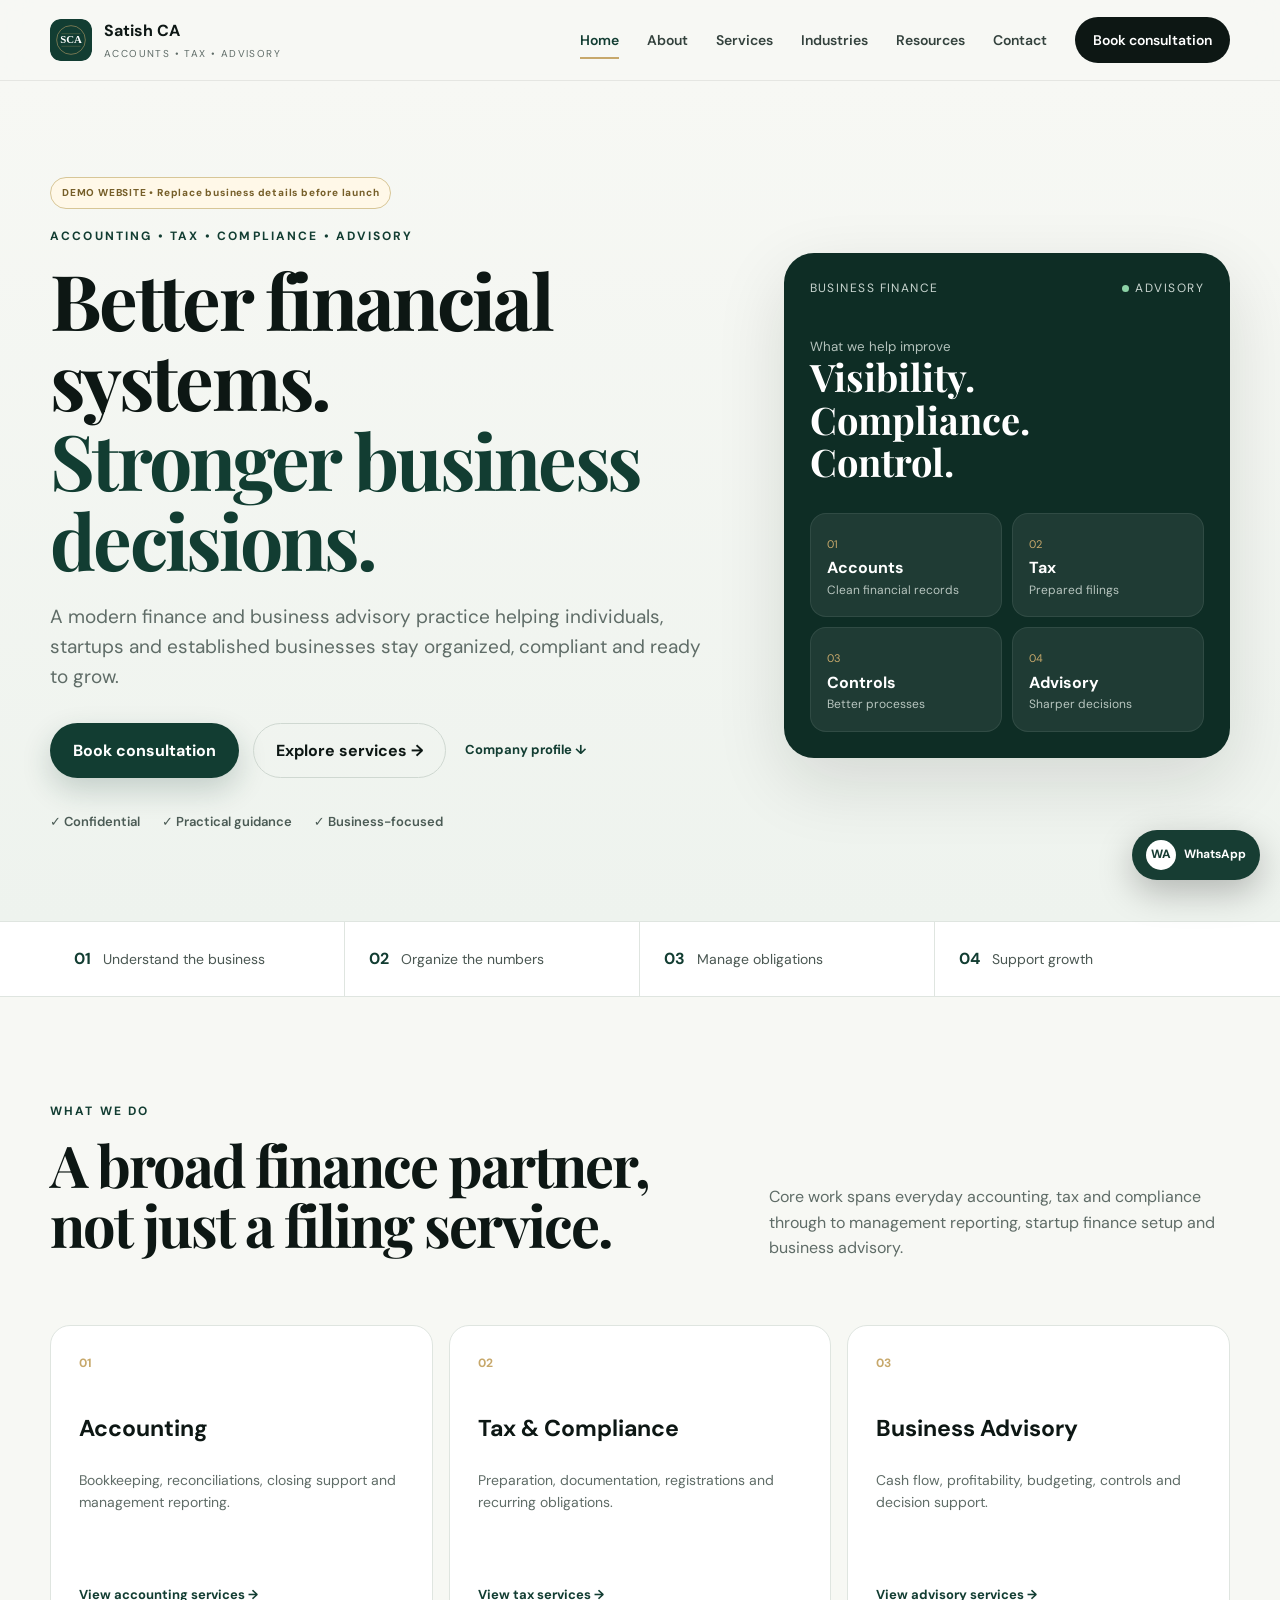
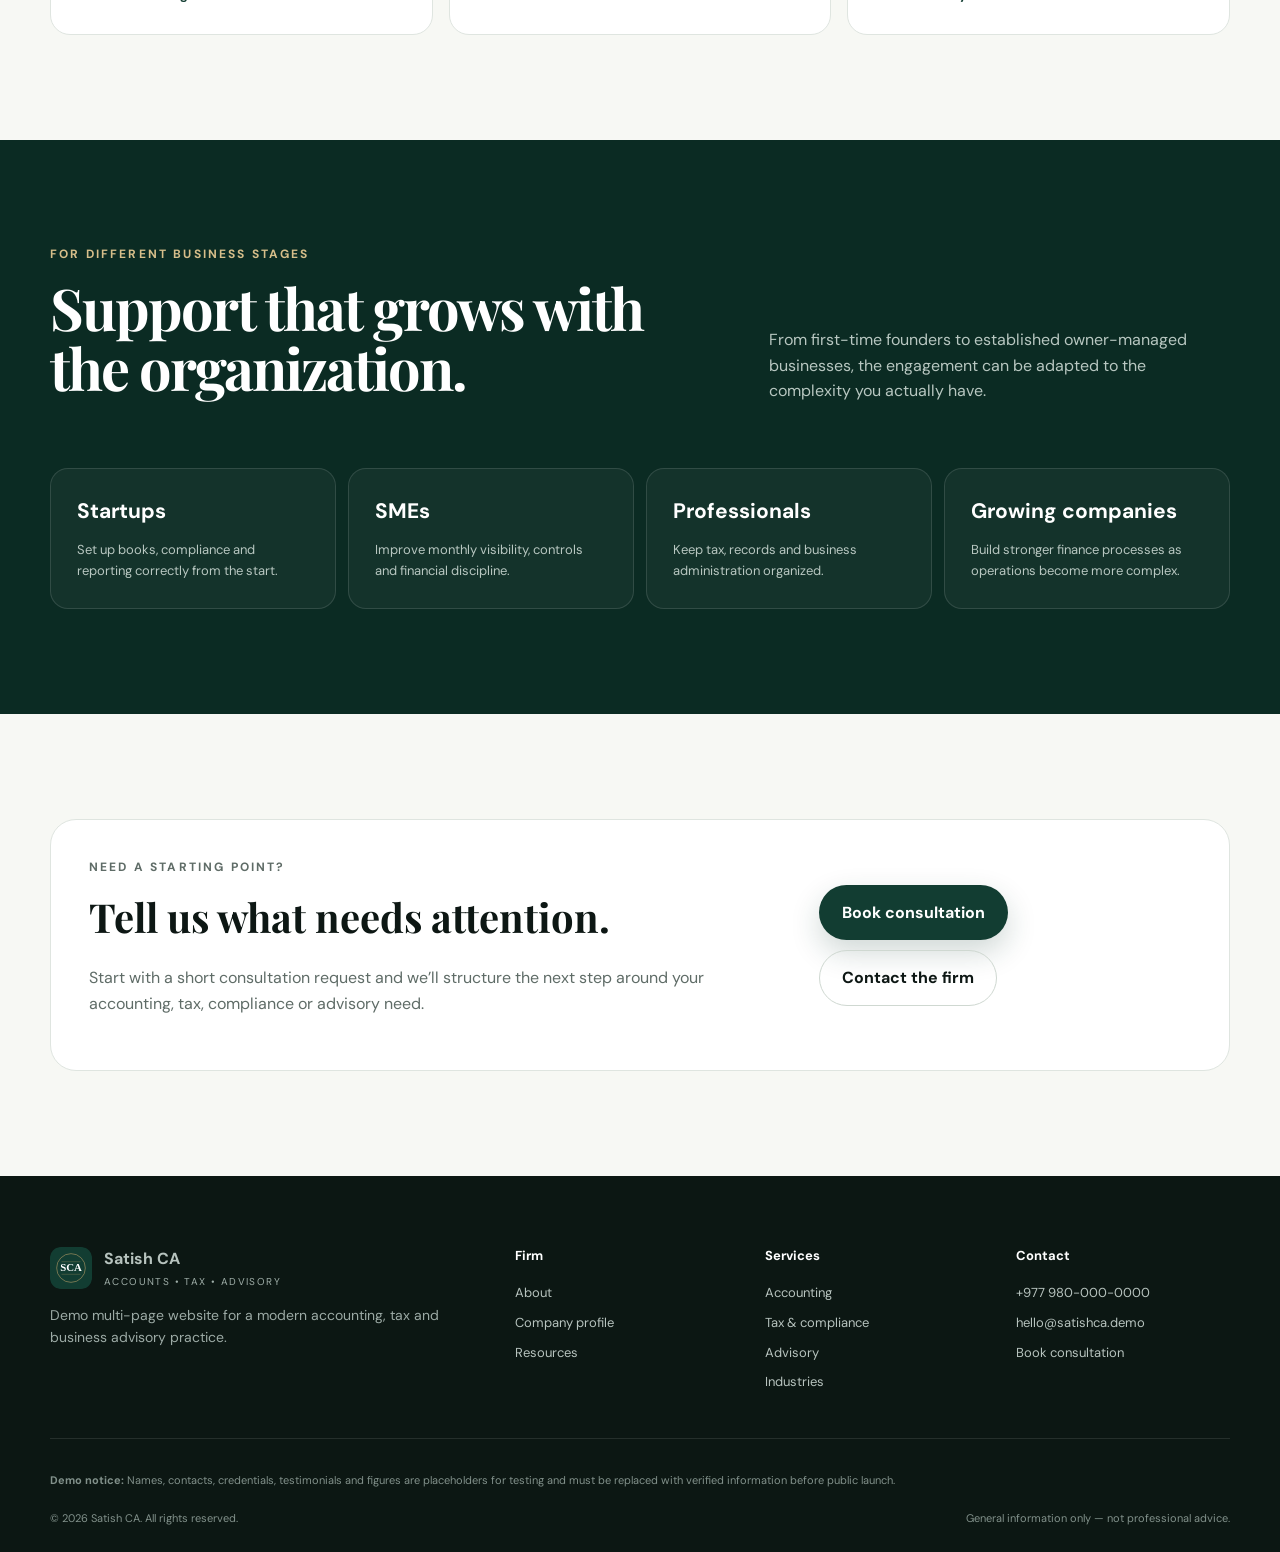
<file: index.html>
<!doctype html>
<html lang="en"><head>
<meta charset="utf-8"><meta name="viewport" content="width=device-width,initial-scale=1">
<title>Satish CA | Accounting, Tax & Business Advisory</title><meta name="description" content="A general professional accounting, tax, compliance and business advisory firm website.">
<meta name="theme-color" content="#0b1f1a">
<link rel="icon" type="image/svg+xml" href="assets/favicon.svg">
<link rel="preconnect" href="https://fonts.googleapis.com"><link rel="preconnect" href="https://fonts.gstatic.com" crossorigin>
<link href="https://fonts.googleapis.com/css2?family=DM+Sans:wght@400;500;600;700&family=Playfair+Display:wght@600;700&display=swap" rel="stylesheet">
<link rel="stylesheet" href="styles.css"></head><body><a class="skip-link" href="#main">Skip to content</a>
<header class="site-header"><div class="container nav-wrap">
<a class="brand" href="index.html"><img class="brand-logo" src="assets/logo.svg" alt=""><span><strong>Satish CA</strong><small>Accounts • Tax • Advisory</small></span></a>
<button class="menu-toggle" aria-expanded="false" aria-controls="site-nav" aria-label="Open menu"><span></span><span></span><span></span></button>
<nav id="site-nav" class="site-nav" aria-label="Primary navigation">
<a class="active" href="index.html">Home</a>
<a  href="about.html">About</a>
<a  href="services.html">Services</a>
<a  href="industries.html">Industries</a>
<a  href="resources.html">Resources</a>
<a  href="contact.html">Contact</a>
<a class="nav-cta" href="booking.html">Book consultation</a>
</nav></div></header><main id="main">
<section class="hero firm-hero"><div class="container hero-grid"><div class="hero-copy reveal"><div class="demo-badge">DEMO WEBSITE • Replace business details before launch</div><p class="eyebrow">Accounting • Tax • Compliance • Advisory</p><h1>Better financial systems.<br><em>Stronger business decisions.</em></h1><p class="hero-lead">A modern finance and business advisory practice helping individuals, startups and established businesses stay organized, compliant and ready to grow.</p><div class="hero-actions"><a class="btn btn-primary" href="booking.html">Book consultation</a><a class="btn btn-ghost" href="services.html">Explore services →</a><a class="btn btn-text" href="company-profile.html">Company profile ↓</a></div><div class="trust-row"><span>✓ Confidential</span><span>✓ Practical guidance</span><span>✓ Business-focused</span></div></div>
<aside class="hero-card reveal"><div class="hero-card-top"><span>Business finance</span><span class="status"><i></i>Advisory</span></div><div class="metric"><small>What we help improve</small><strong>Visibility.<br>Compliance.<br>Control.</strong></div><div class="mini-grid"><div><span class="mini-icon">01</span><strong>Accounts</strong><small>Clean financial records</small></div><div><span class="mini-icon">02</span><strong>Tax</strong><small>Prepared filings</small></div><div><span class="mini-icon">03</span><strong>Controls</strong><small>Better processes</small></div><div><span class="mini-icon">04</span><strong>Advisory</strong><small>Sharper decisions</small></div></div></aside></div></section>
<section class="proof-strip"><div class="container proof-grid"><div><strong>01</strong><span>Understand the business</span></div><div><strong>02</strong><span>Organize the numbers</span></div><div><strong>03</strong><span>Manage obligations</span></div><div><strong>04</strong><span>Support growth</span></div></div></section>
<section class="section"><div class="container"><div class="section-head reveal"><div><p class="eyebrow">What we do</p><h2>A broad finance partner, not just a filing service.</h2></div><p>Core work spans everyday accounting, tax and compliance through to management reporting, startup finance setup and business advisory.</p></div><div class="service-grid"><article class="service-card reveal"><span>01</span><h3>Accounting</h3><p>Bookkeeping, reconciliations, closing support and management reporting.</p><a href="services.html">View accounting services →</a></article><article class="service-card reveal"><span>02</span><h3>Tax & Compliance</h3><p>Preparation, documentation, registrations and recurring obligations.</p><a href="services.html">View tax services →</a></article><article class="service-card reveal"><span>03</span><h3>Business Advisory</h3><p>Cash flow, profitability, budgeting, controls and decision support.</p><a href="services.html">View advisory services →</a></article></div></div></section>
<section class="section section-dark"><div class="container"><div class="section-head light reveal"><div><p class="eyebrow">For different business stages</p><h2>Support that grows with the organization.</h2></div><p>From first-time founders to established owner-managed businesses, the engagement can be adapted to the complexity you actually have.</p></div><div class="audience-grid"><a href="industries.html"><strong>Startups</strong><span>Set up books, compliance and reporting correctly from the start.</span></a><a href="industries.html"><strong>SMEs</strong><span>Improve monthly visibility, controls and financial discipline.</span></a><a href="industries.html"><strong>Professionals</strong><span>Keep tax, records and business administration organized.</span></a><a href="industries.html"><strong>Growing companies</strong><span>Build stronger finance processes as operations become more complex.</span></a></div></div></section>
<section class="section"><div class="container cta-panel reveal"><div><p class="eyebrow">Need a starting point?</p><h2>Tell us what needs attention.</h2><p>Start with a short consultation request and we’ll structure the next step around your accounting, tax, compliance or advisory need.</p></div><div><a class="btn btn-primary" href="booking.html">Book consultation</a><a class="btn btn-ghost" href="contact.html">Contact the firm</a></div></div></section>
</main><a class="floating-whatsapp" href="https://wa.me/9779800000000?text=Hello%20Satish%20CA%2C%20I%20would%20like%20to%20discuss%20a%20consultation." target="_blank" rel="noopener"><span>WA</span><strong>WhatsApp</strong></a>
<footer class="site-footer"><div class="container footer-grid">
<div><a class="brand footer-brand" href="index.html"><img class="brand-logo" src="assets/logo.svg" alt=""><span><strong>Satish CA</strong><small>Accounts • Tax • Advisory</small></span></a><p>Demo multi-page website for a modern accounting, tax and business advisory practice.</p></div>
<div><strong>Firm</strong><a href="about.html">About</a><a href="company-profile.html">Company profile</a><a href="resources.html">Resources</a></div>
<div><strong>Services</strong><a href="services.html">Accounting</a><a href="services.html">Tax & compliance</a><a href="services.html">Advisory</a><a href="industries.html">Industries</a></div>
<div><strong>Contact</strong><a href="tel:+9779800000000">+977 980-000-0000</a><a href="mailto:hello@satishca.demo">hello@satishca.demo</a><a href="booking.html">Book consultation</a></div>
</div><div class="container legal"><p><strong>Demo notice:</strong> Names, contacts, credentials, testimonials and figures are placeholders for testing and must be replaced with verified information before public launch.</p><div class="legal-bottom"><span>© <span id="year"></span> Satish CA. All rights reserved.</span><span>General information only — not professional advice.</span></div></div></footer><script src="script.js"></script></body></html>
</file>
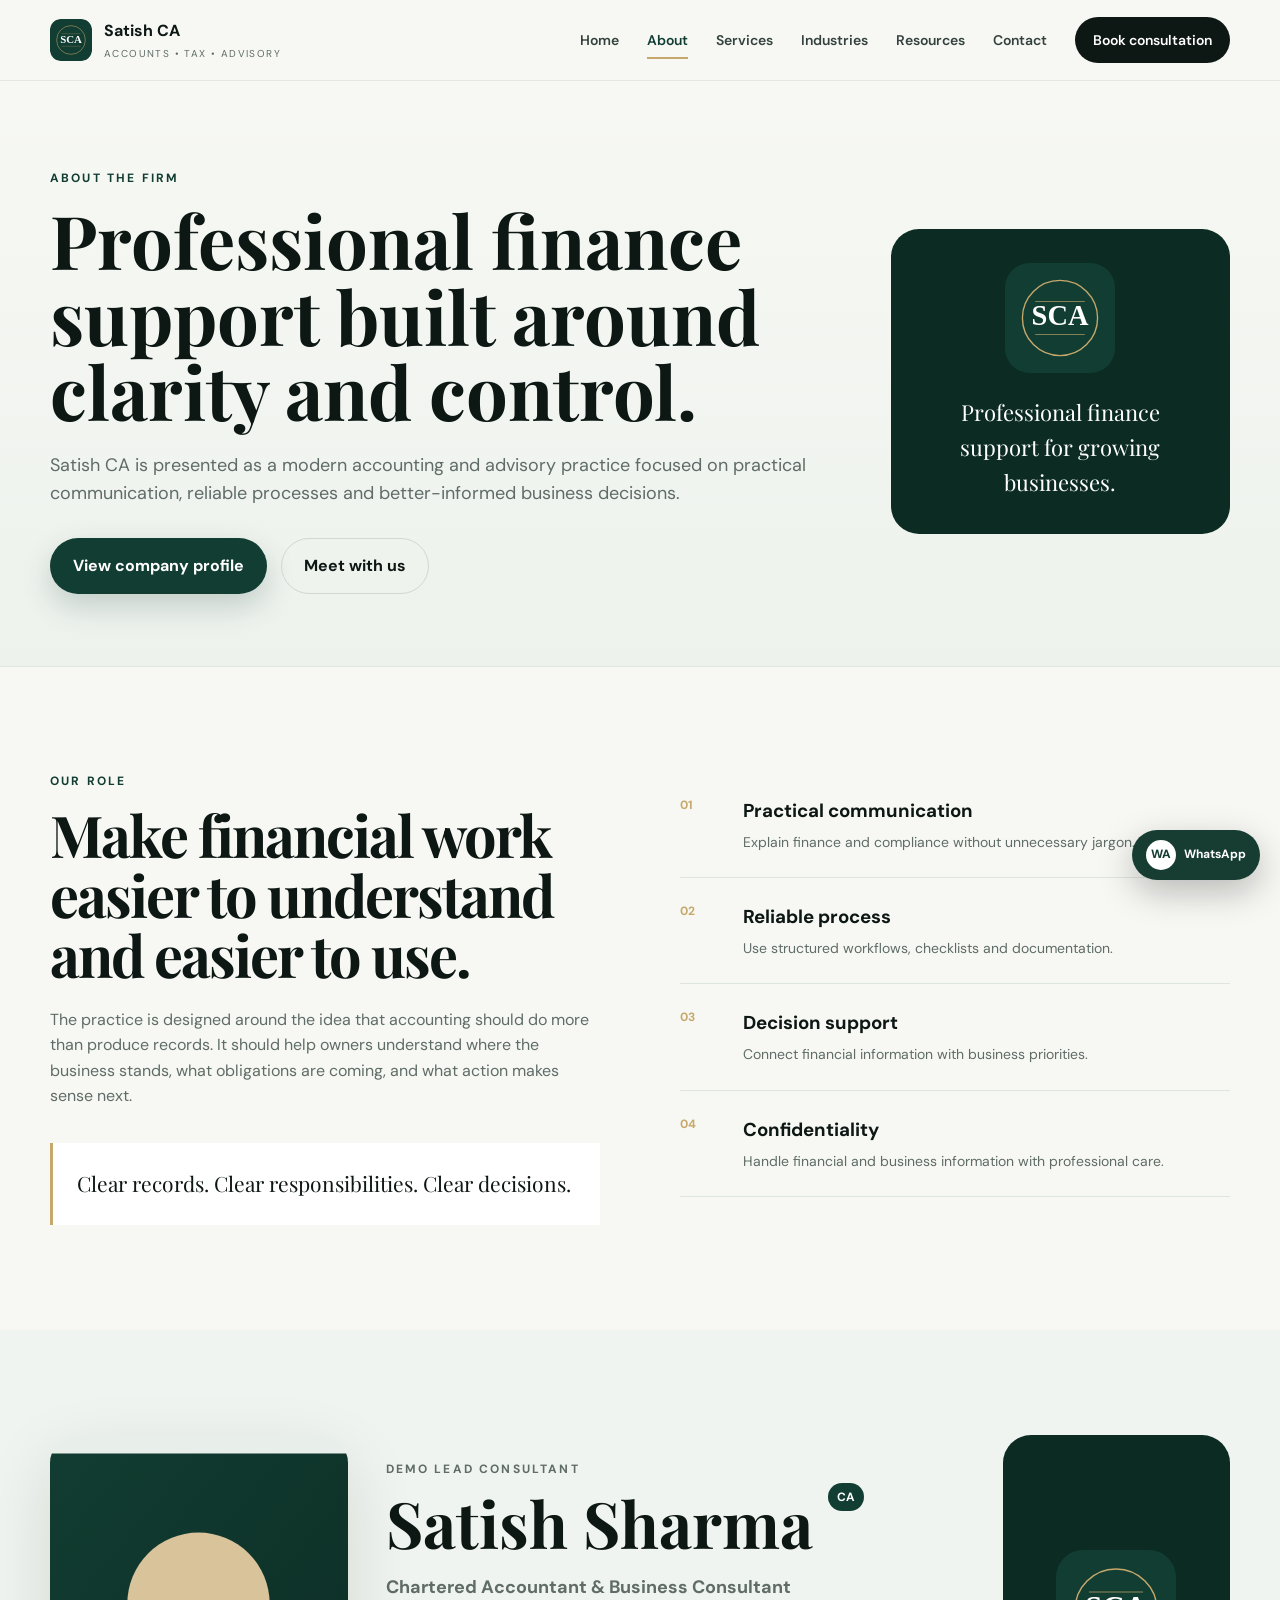
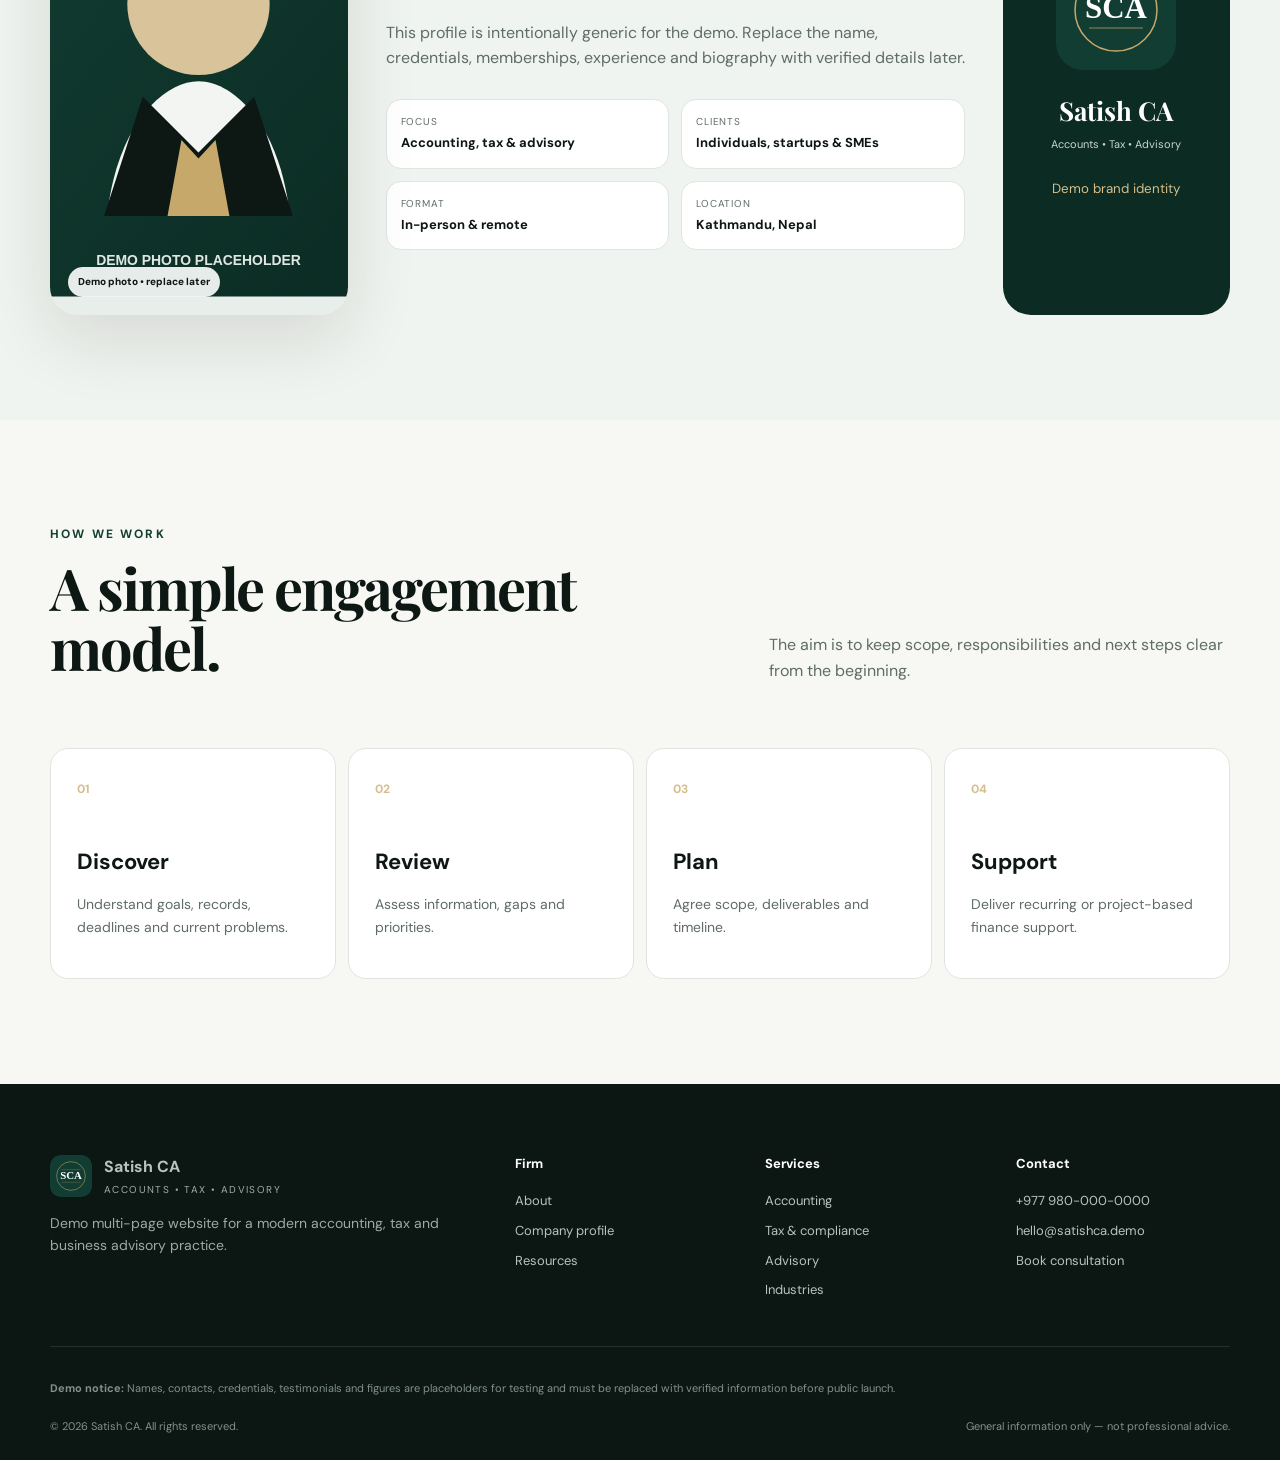
<file: about.html>
<!doctype html>
<html lang="en"><head>
<meta charset="utf-8"><meta name="viewport" content="width=device-width,initial-scale=1">
<title>About | Satish CA</title><meta name="description" content="Learn about the practice, approach, values and demo consultant profile.">
<meta name="theme-color" content="#0b1f1a">
<link rel="icon" type="image/svg+xml" href="assets/favicon.svg">
<link rel="preconnect" href="https://fonts.googleapis.com"><link rel="preconnect" href="https://fonts.gstatic.com" crossorigin>
<link href="https://fonts.googleapis.com/css2?family=DM+Sans:wght@400;500;600;700&family=Playfair+Display:wght@600;700&display=swap" rel="stylesheet">
<link rel="stylesheet" href="styles.css"></head><body><a class="skip-link" href="#main">Skip to content</a>
<header class="site-header"><div class="container nav-wrap">
<a class="brand" href="index.html"><img class="brand-logo" src="assets/logo.svg" alt=""><span><strong>Satish CA</strong><small>Accounts • Tax • Advisory</small></span></a>
<button class="menu-toggle" aria-expanded="false" aria-controls="site-nav" aria-label="Open menu"><span></span><span></span><span></span></button>
<nav id="site-nav" class="site-nav" aria-label="Primary navigation">
<a  href="index.html">Home</a>
<a class="active" href="about.html">About</a>
<a  href="services.html">Services</a>
<a  href="industries.html">Industries</a>
<a  href="resources.html">Resources</a>
<a  href="contact.html">Contact</a>
<a class="nav-cta" href="booking.html">Book consultation</a>
</nav></div></header><main id="main"><section class="page-hero"><div class="container page-hero-grid"><div class="reveal"><p class="eyebrow">About the firm</p><h1>Professional finance support built around clarity and control.</h1><p>Satish CA is presented as a modern accounting and advisory practice focused on practical communication, reliable processes and better-informed business decisions.</p><div class="hero-actions"><a class="btn btn-primary" href="company-profile.html">View company profile</a><a class="btn btn-ghost" href="booking.html">Meet with us</a></div></div><div class="page-hero-mark reveal"><img src="assets/logo.svg" alt="Satish CA demo logo"><span>Professional finance support for growing businesses.</span></div></div></section>
<section class="section"><div class="container about-grid"><div class="about-panel reveal"><p class="eyebrow">Our role</p><h2>Make financial work easier to understand and easier to use.</h2><p>The practice is designed around the idea that accounting should do more than produce records. It should help owners understand where the business stands, what obligations are coming, and what action makes sense next.</p><div class="quote">Clear records. Clear responsibilities. Clear decisions.</div></div><div class="about-list reveal"><div><span>01</span><div><h3>Practical communication</h3><p>Explain finance and compliance without unnecessary jargon.</p></div></div><div><span>02</span><div><h3>Reliable process</h3><p>Use structured workflows, checklists and documentation.</p></div></div><div><span>03</span><div><h3>Decision support</h3><p>Connect financial information with business priorities.</p></div></div><div><span>04</span><div><h3>Confidentiality</h3><p>Handle financial and business information with professional care.</p></div></div></div></div></section>
<section class="section profile-showcase"><div class="container consultant-grid"><div class="consultant-photo reveal"><img src="assets/consultant-placeholder.svg" alt="Demo consultant photo placeholder"><span class="photo-label">Demo photo • replace later</span></div><div class="consultant-content reveal"><p class="eyebrow">Demo lead consultant</p><h2>Satish Sharma <sup>CA</sup></h2><p class="consultant-role">Chartered Accountant & Business Consultant</p><p>This profile is intentionally generic for the demo. Replace the name, credentials, memberships, experience and biography with verified details later.</p><div class="credential-grid"><div><small>Focus</small><strong>Accounting, tax & advisory</strong></div><div><small>Clients</small><strong>Individuals, startups & SMEs</strong></div><div><small>Format</small><strong>In-person & remote</strong></div><div><small>Location</small><strong>Kathmandu, Nepal</strong></div></div></div><div class="consultant-logo reveal"><img src="assets/logo.svg" alt="Satish CA demo logo"><strong>Satish CA</strong><span>Accounts • Tax • Advisory</span><small>Demo brand identity</small></div></div></section>
<section class="section"><div class="container"><div class="section-head reveal"><div><p class="eyebrow">How we work</p><h2>A simple engagement model.</h2></div><p>The aim is to keep scope, responsibilities and next steps clear from the beginning.</p></div><div class="process-grid"><article class="process-card light-card reveal"><b>01</b><h3>Discover</h3><p>Understand goals, records, deadlines and current problems.</p></article><article class="process-card light-card reveal"><b>02</b><h3>Review</h3><p>Assess information, gaps and priorities.</p></article><article class="process-card light-card reveal"><b>03</b><h3>Plan</h3><p>Agree scope, deliverables and timeline.</p></article><article class="process-card light-card reveal"><b>04</b><h3>Support</h3><p>Deliver recurring or project-based finance support.</p></article></div></div></section></main><a class="floating-whatsapp" href="https://wa.me/9779800000000?text=Hello%20Satish%20CA%2C%20I%20would%20like%20to%20discuss%20a%20consultation." target="_blank" rel="noopener"><span>WA</span><strong>WhatsApp</strong></a>
<footer class="site-footer"><div class="container footer-grid">
<div><a class="brand footer-brand" href="index.html"><img class="brand-logo" src="assets/logo.svg" alt=""><span><strong>Satish CA</strong><small>Accounts • Tax • Advisory</small></span></a><p>Demo multi-page website for a modern accounting, tax and business advisory practice.</p></div>
<div><strong>Firm</strong><a href="about.html">About</a><a href="company-profile.html">Company profile</a><a href="resources.html">Resources</a></div>
<div><strong>Services</strong><a href="services.html">Accounting</a><a href="services.html">Tax & compliance</a><a href="services.html">Advisory</a><a href="industries.html">Industries</a></div>
<div><strong>Contact</strong><a href="tel:+9779800000000">+977 980-000-0000</a><a href="mailto:hello@satishca.demo">hello@satishca.demo</a><a href="booking.html">Book consultation</a></div>
</div><div class="container legal"><p><strong>Demo notice:</strong> Names, contacts, credentials, testimonials and figures are placeholders for testing and must be replaced with verified information before public launch.</p><div class="legal-bottom"><span>© <span id="year"></span> Satish CA. All rights reserved.</span><span>General information only — not professional advice.</span></div></div></footer><script src="script.js"></script></body></html>
</file>
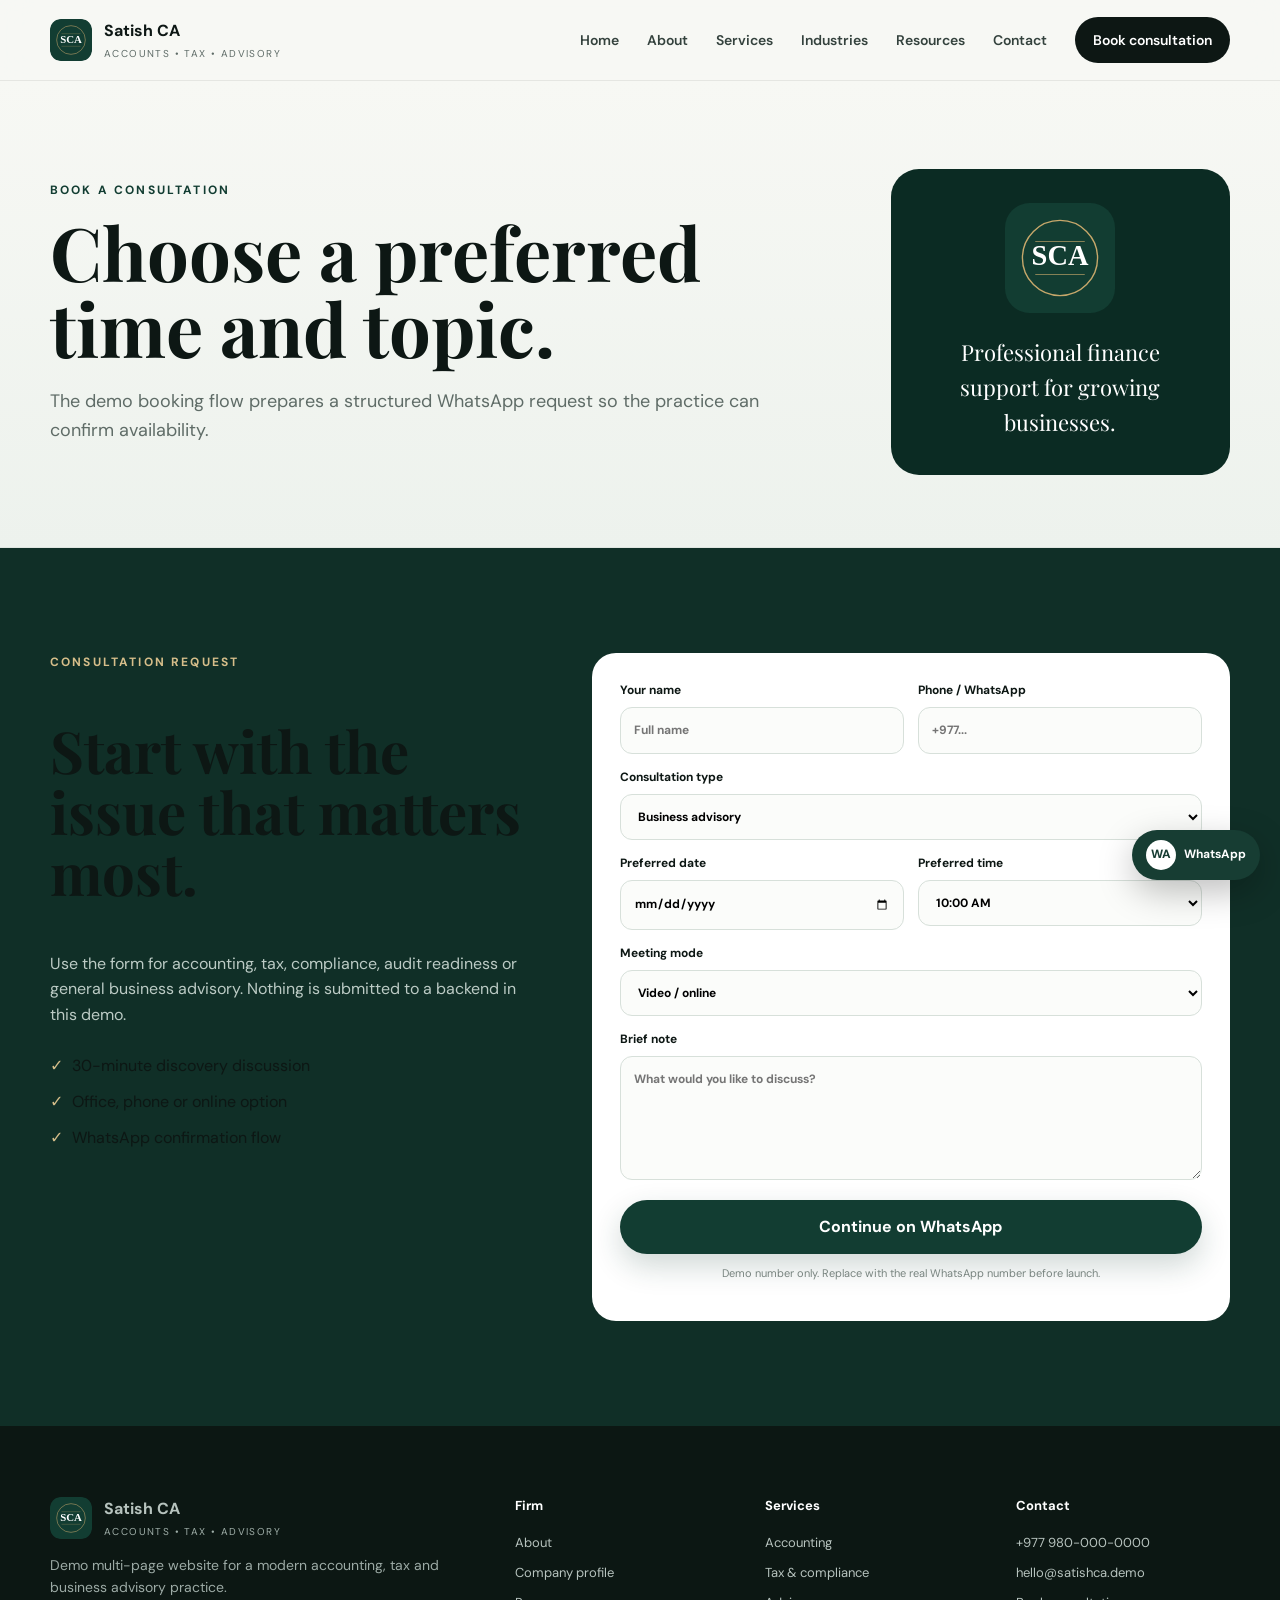
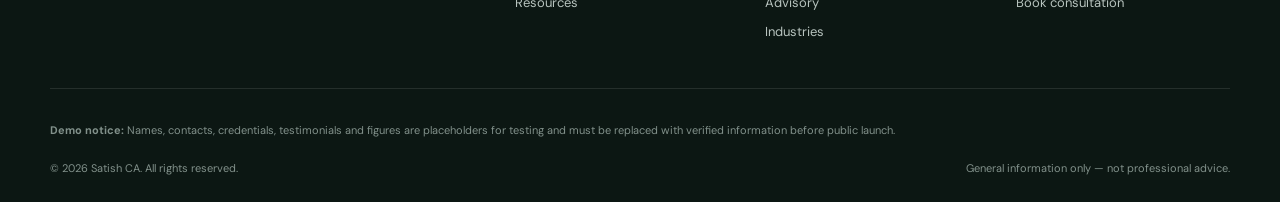
<file: booking.html>
<!doctype html>
<html lang="en"><head>
<meta charset="utf-8"><meta name="viewport" content="width=device-width,initial-scale=1">
<title>Book a Consultation | Satish CA</title><meta name="description" content="Request an accounting, tax or business advisory consultation.">
<meta name="theme-color" content="#0b1f1a">
<link rel="icon" type="image/svg+xml" href="assets/favicon.svg">
<link rel="preconnect" href="https://fonts.googleapis.com"><link rel="preconnect" href="https://fonts.gstatic.com" crossorigin>
<link href="https://fonts.googleapis.com/css2?family=DM+Sans:wght@400;500;600;700&family=Playfair+Display:wght@600;700&display=swap" rel="stylesheet">
<link rel="stylesheet" href="styles.css"></head><body><a class="skip-link" href="#main">Skip to content</a>
<header class="site-header"><div class="container nav-wrap">
<a class="brand" href="index.html"><img class="brand-logo" src="assets/logo.svg" alt=""><span><strong>Satish CA</strong><small>Accounts • Tax • Advisory</small></span></a>
<button class="menu-toggle" aria-expanded="false" aria-controls="site-nav" aria-label="Open menu"><span></span><span></span><span></span></button>
<nav id="site-nav" class="site-nav" aria-label="Primary navigation">
<a  href="index.html">Home</a>
<a  href="about.html">About</a>
<a  href="services.html">Services</a>
<a  href="industries.html">Industries</a>
<a  href="resources.html">Resources</a>
<a  href="contact.html">Contact</a>
<a class="nav-cta" href="booking.html">Book consultation</a>
</nav></div></header><main id="main"><section class="page-hero"><div class="container page-hero-grid"><div class="reveal"><p class="eyebrow">Book a consultation</p><h1>Choose a preferred time and topic.</h1><p>The demo booking flow prepares a structured WhatsApp request so the practice can confirm availability.</p></div><div class="page-hero-mark reveal"><img src="assets/logo.svg" alt="Satish CA demo logo"><span>Professional finance support for growing businesses.</span></div></div></section>
<section class="section booking-page"><div class="container booking-grid"><div class="booking-copy reveal"><p class="eyebrow">Consultation request</p><h2>Start with the issue that matters most.</h2><p>Use the form for accounting, tax, compliance, audit readiness or general business advisory. Nothing is submitted to a backend in this demo.</p><div class="booking-benefits"><span>30-minute discovery discussion</span><span>Office, phone or online option</span><span>WhatsApp confirmation flow</span></div></div>
<form class="booking-form reveal" id="booking-form"><div class="field-row"><label>Your name<input name="booking_name" required placeholder="Full name"></label><label>Phone / WhatsApp<input name="booking_phone" required placeholder="+977..."></label></div><label>Consultation type<select name="booking_service"><option>Business advisory</option><option>Tax consultation</option><option>Accounting & bookkeeping</option><option>Compliance review</option><option>Audit preparation</option><option>Startup finance setup</option></select></label><div class="field-row"><label>Preferred date<input type="date" id="booking-date" name="booking_date" required></label><label>Preferred time<select name="booking_time"><option>10:00 AM</option><option>11:30 AM</option><option>1:30 PM</option><option>3:00 PM</option><option>4:30 PM</option></select></label></div><label>Meeting mode<select name="booking_mode"><option>Video / online</option><option>Office visit</option><option>Phone call</option></select></label><label>Brief note<textarea name="booking_note" rows="5" placeholder="What would you like to discuss?"></textarea></label><button class="btn btn-primary btn-wide" type="submit">Continue on WhatsApp</button><p class="form-note">Demo number only. Replace with the real WhatsApp number before launch.</p></form></div></section></main><a class="floating-whatsapp" href="https://wa.me/9779800000000?text=Hello%20Satish%20CA%2C%20I%20would%20like%20to%20discuss%20a%20consultation." target="_blank" rel="noopener"><span>WA</span><strong>WhatsApp</strong></a>
<footer class="site-footer"><div class="container footer-grid">
<div><a class="brand footer-brand" href="index.html"><img class="brand-logo" src="assets/logo.svg" alt=""><span><strong>Satish CA</strong><small>Accounts • Tax • Advisory</small></span></a><p>Demo multi-page website for a modern accounting, tax and business advisory practice.</p></div>
<div><strong>Firm</strong><a href="about.html">About</a><a href="company-profile.html">Company profile</a><a href="resources.html">Resources</a></div>
<div><strong>Services</strong><a href="services.html">Accounting</a><a href="services.html">Tax & compliance</a><a href="services.html">Advisory</a><a href="industries.html">Industries</a></div>
<div><strong>Contact</strong><a href="tel:+9779800000000">+977 980-000-0000</a><a href="mailto:hello@satishca.demo">hello@satishca.demo</a><a href="booking.html">Book consultation</a></div>
</div><div class="container legal"><p><strong>Demo notice:</strong> Names, contacts, credentials, testimonials and figures are placeholders for testing and must be replaced with verified information before public launch.</p><div class="legal-bottom"><span>© <span id="year"></span> Satish CA. All rights reserved.</span><span>General information only — not professional advice.</span></div></div></footer><script src="script.js"></script></body></html>
</file>
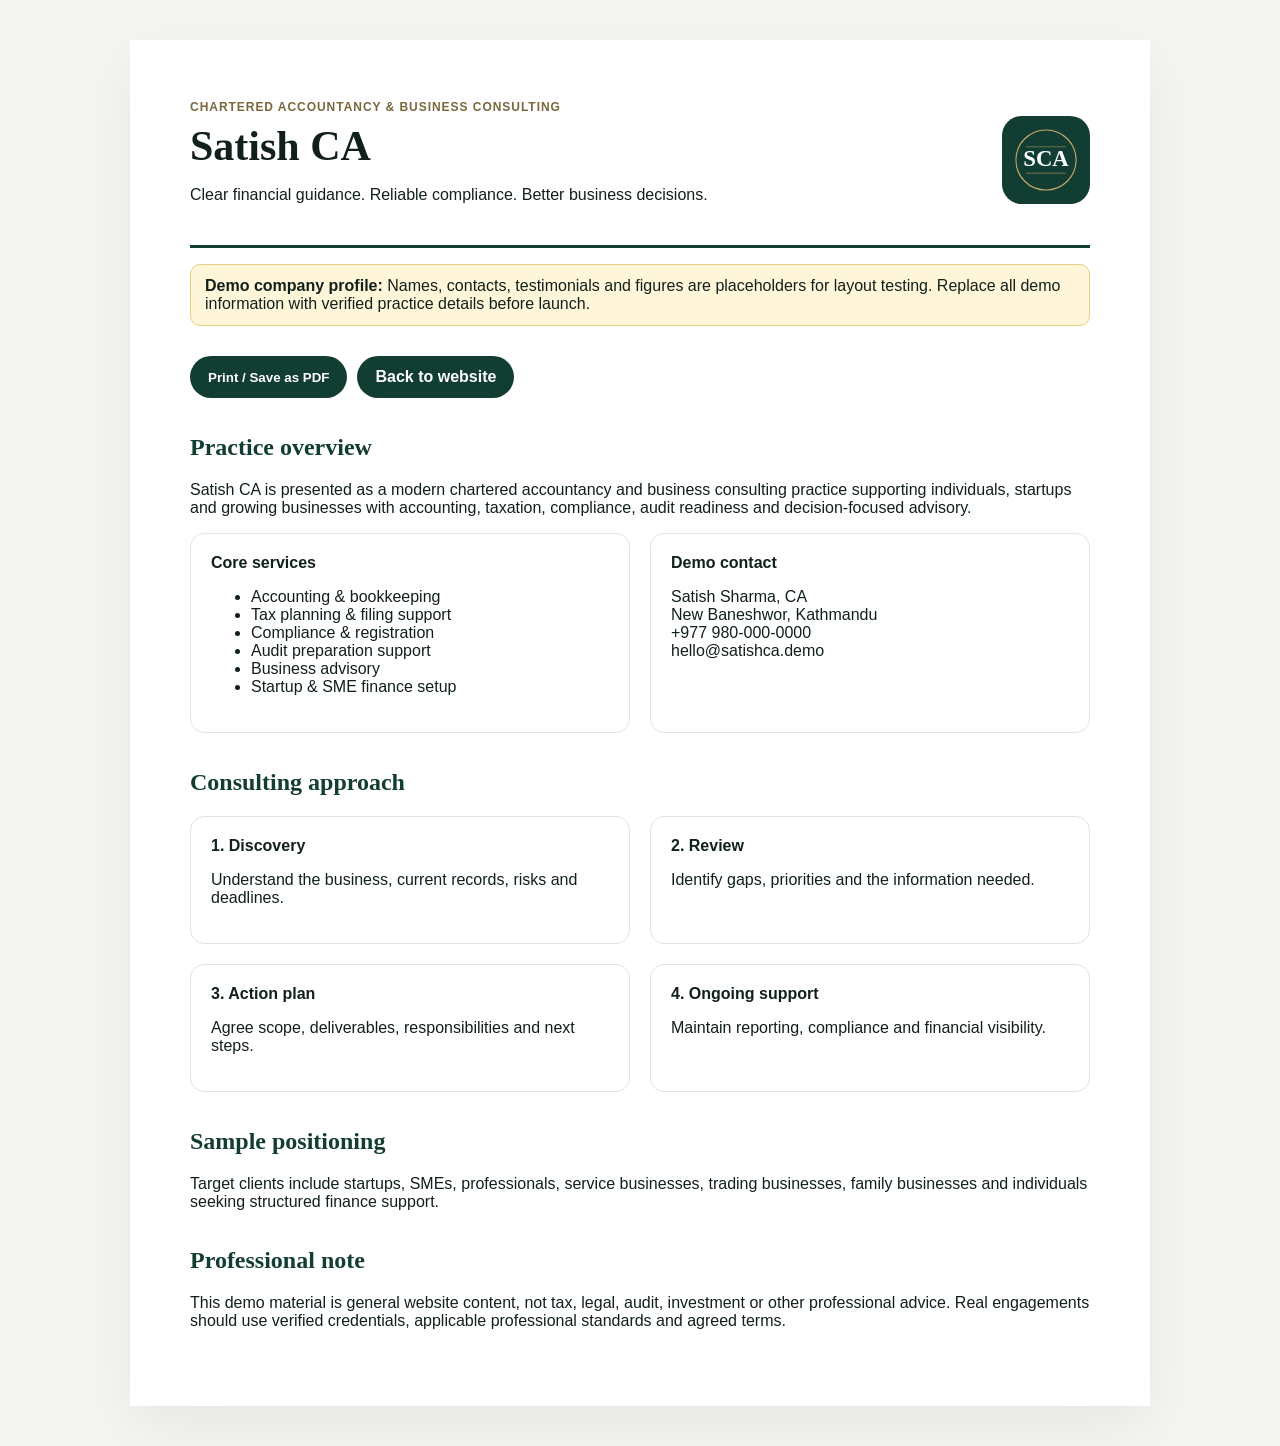
<file: company-profile.html>
<!doctype html><html lang="en"><head><meta charset="utf-8"><meta name="viewport" content="width=device-width,initial-scale=1"><title>Satish CA - Company Profile (Demo)</title><link rel="icon" type="image/svg+xml" href="assets/favicon.svg">
<style>body{font-family:Arial,sans-serif;margin:0;color:#12201b;background:#f5f6f2}.page{max-width:900px;margin:40px auto;background:#fff;padding:60px;box-shadow:0 20px 60px #0001}.top{display:flex;justify-content:space-between;gap:30px;border-bottom:3px solid #123d32;padding-bottom:25px}.logo{width:88px}.tag{color:#7a673d;font-weight:700;font-size:12px;letter-spacing:.08em}.demo{background:#fff6da;border:1px solid #e7ce87;padding:12px 14px;border-radius:10px}.grid{display:grid;grid-template-columns:1fr 1fr;gap:20px}.box{border:1px solid #dfe5e0;border-radius:14px;padding:20px}h1,h2{font-family:Georgia,serif}h1{font-size:42px;margin:8px 0}h2{color:#123d32;margin-top:36px}.actions{margin:30px 0;display:flex;gap:10px}.actions button,.actions a{background:#123d32;color:#fff;padding:12px 18px;border-radius:999px;border:0;text-decoration:none;font-weight:700;cursor:pointer}@media print{body{background:#fff}.page{box-shadow:none;margin:0;max-width:none;padding:30px}.actions{display:none}}@media(max-width:700px){.page{margin:0;padding:25px}.grid{grid-template-columns:1fr}.top{flex-direction:column}}</style></head>
<body><main class="page"><div class="top"><div><div class="tag">CHARTERED ACCOUNTANCY & BUSINESS CONSULTING</div><h1>Satish CA</h1><p>Clear financial guidance. Reliable compliance. Better business decisions.</p></div><img class="logo" src="assets/logo.svg" alt="Satish CA demo logo"></div>
<p class="demo"><strong>Demo company profile:</strong> Names, contacts, testimonials and figures are placeholders for layout testing. Replace all demo information with verified practice details before launch.</p>
<div class="actions"><button onclick="window.print()">Print / Save as PDF</button><a href="index.html">Back to website</a></div>
<h2>Practice overview</h2><p>Satish CA is presented as a modern chartered accountancy and business consulting practice supporting individuals, startups and growing businesses with accounting, taxation, compliance, audit readiness and decision-focused advisory.</p>
<div class="grid"><div class="box"><strong>Core services</strong><ul><li>Accounting & bookkeeping</li><li>Tax planning & filing support</li><li>Compliance & registration</li><li>Audit preparation support</li><li>Business advisory</li><li>Startup & SME finance setup</li></ul></div><div class="box"><strong>Demo contact</strong><p>Satish Sharma, CA<br>New Baneshwor, Kathmandu<br>+977 980-000-0000<br>hello@satishca.demo</p></div></div>
<h2>Consulting approach</h2><div class="grid"><div class="box"><strong>1. Discovery</strong><p>Understand the business, current records, risks and deadlines.</p></div><div class="box"><strong>2. Review</strong><p>Identify gaps, priorities and the information needed.</p></div><div class="box"><strong>3. Action plan</strong><p>Agree scope, deliverables, responsibilities and next steps.</p></div><div class="box"><strong>4. Ongoing support</strong><p>Maintain reporting, compliance and financial visibility.</p></div></div>
<h2>Sample positioning</h2><p>Target clients include startups, SMEs, professionals, service businesses, trading businesses, family businesses and individuals seeking structured finance support.</p>
<h2>Professional note</h2><p>This demo material is general website content, not tax, legal, audit, investment or other professional advice. Real engagements should use verified credentials, applicable professional standards and agreed terms.</p>
</main></body></html>
</file>
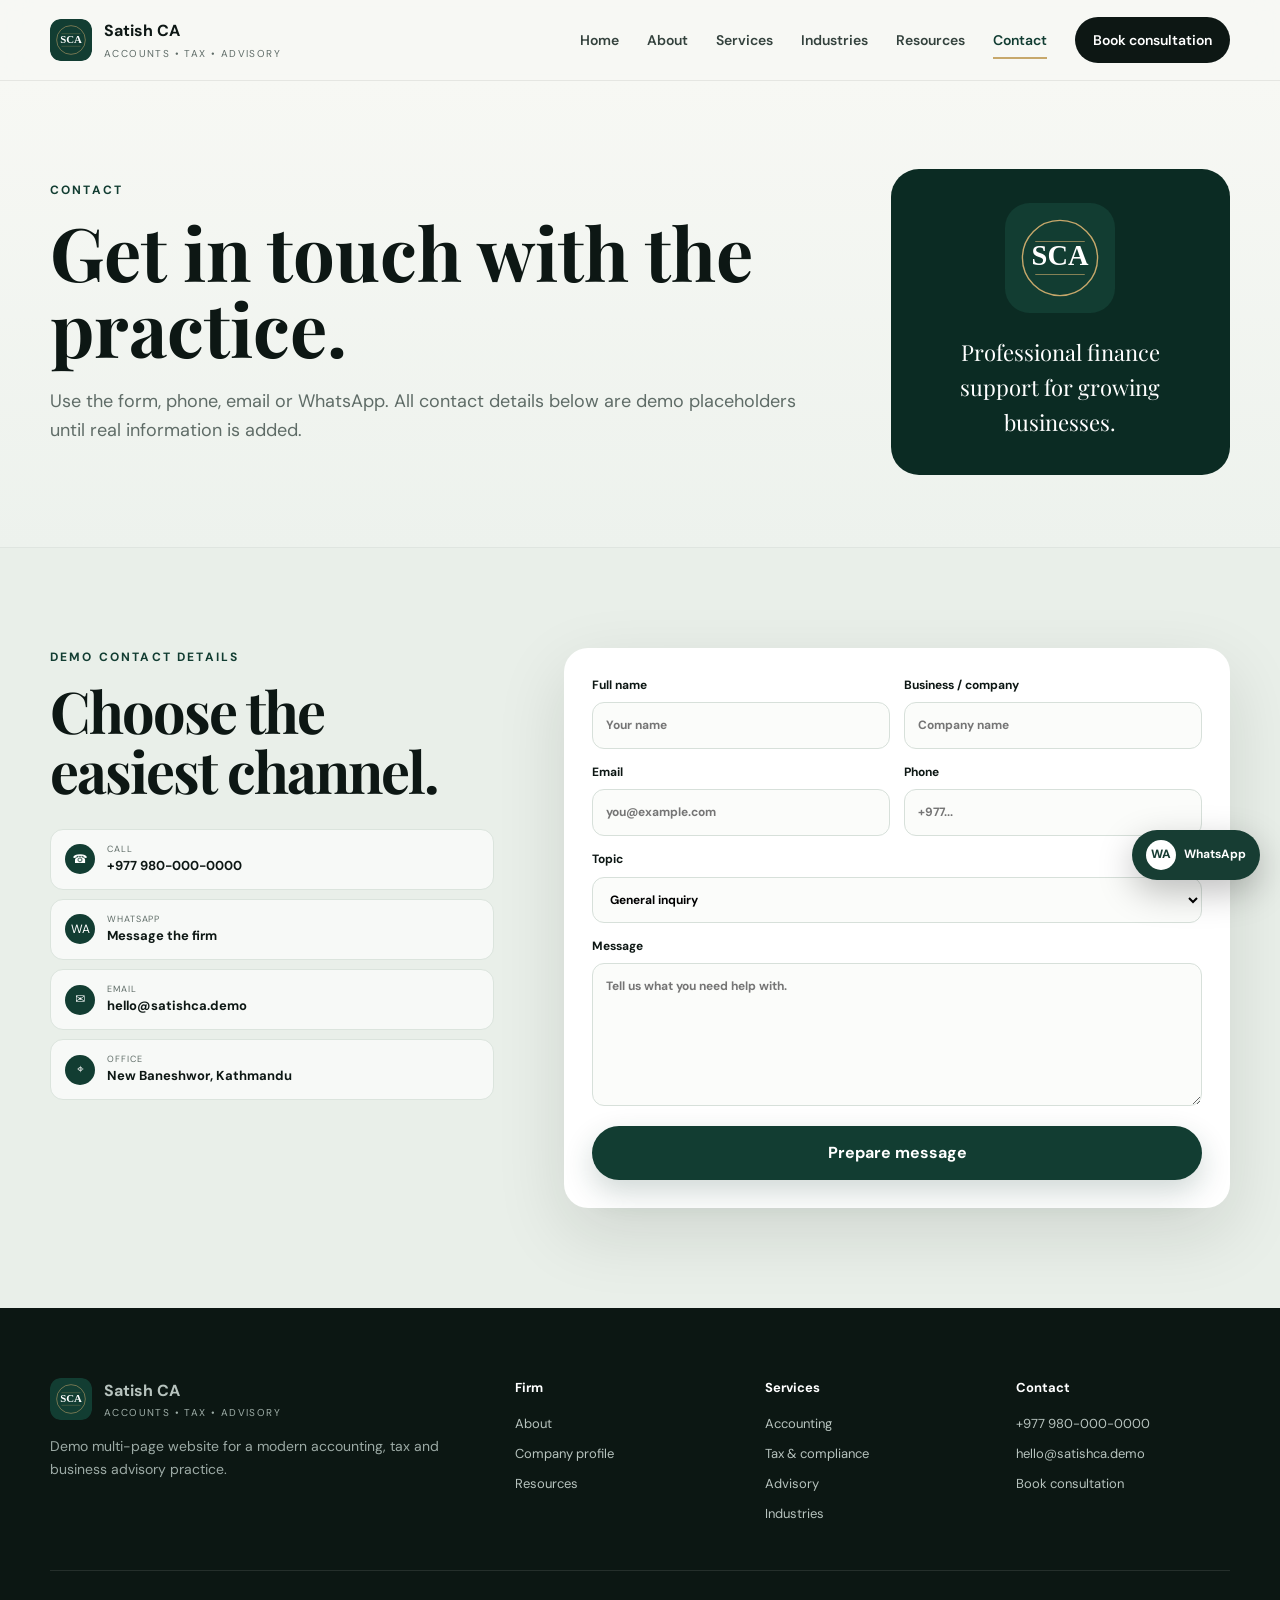
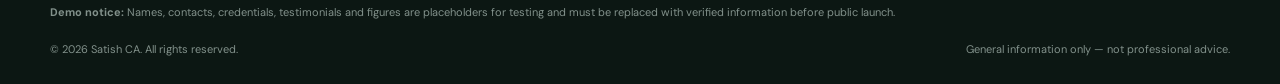
<file: contact.html>
<!doctype html>
<html lang="en"><head>
<meta charset="utf-8"><meta name="viewport" content="width=device-width,initial-scale=1">
<title>Contact | Satish CA</title><meta name="description" content="Contact the accounting and advisory practice for general inquiries and consultations.">
<meta name="theme-color" content="#0b1f1a">
<link rel="icon" type="image/svg+xml" href="assets/favicon.svg">
<link rel="preconnect" href="https://fonts.googleapis.com"><link rel="preconnect" href="https://fonts.gstatic.com" crossorigin>
<link href="https://fonts.googleapis.com/css2?family=DM+Sans:wght@400;500;600;700&family=Playfair+Display:wght@600;700&display=swap" rel="stylesheet">
<link rel="stylesheet" href="styles.css"></head><body><a class="skip-link" href="#main">Skip to content</a>
<header class="site-header"><div class="container nav-wrap">
<a class="brand" href="index.html"><img class="brand-logo" src="assets/logo.svg" alt=""><span><strong>Satish CA</strong><small>Accounts • Tax • Advisory</small></span></a>
<button class="menu-toggle" aria-expanded="false" aria-controls="site-nav" aria-label="Open menu"><span></span><span></span><span></span></button>
<nav id="site-nav" class="site-nav" aria-label="Primary navigation">
<a  href="index.html">Home</a>
<a  href="about.html">About</a>
<a  href="services.html">Services</a>
<a  href="industries.html">Industries</a>
<a  href="resources.html">Resources</a>
<a class="active" href="contact.html">Contact</a>
<a class="nav-cta" href="booking.html">Book consultation</a>
</nav></div></header><main id="main"><section class="page-hero"><div class="container page-hero-grid"><div class="reveal"><p class="eyebrow">Contact</p><h1>Get in touch with the practice.</h1><p>Use the form, phone, email or WhatsApp. All contact details below are demo placeholders until real information is added.</p></div><div class="page-hero-mark reveal"><img src="assets/logo.svg" alt="Satish CA demo logo"><span>Professional finance support for growing businesses.</span></div></div></section>
<section class="contact-section"><div class="container contact-grid"><div class="contact-copy reveal"><p class="eyebrow">Demo contact details</p><h2>Choose the easiest channel.</h2><div class="direct-contact"><a href="tel:+9779800000000"><span>☎</span><div><small>Call</small><strong>+977 980-000-0000</strong></div></a><a href="https://wa.me/9779800000000" target="_blank" rel="noopener"><span>WA</span><div><small>WhatsApp</small><strong>Message the firm</strong></div></a><a href="mailto:hello@satishca.demo"><span>✉</span><div><small>Email</small><strong>hello@satishca.demo</strong></div></a><div><span>⌖</span><div><small>Office</small><strong>New Baneshwor, Kathmandu</strong></div></div></div></div>
<form class="contact-form reveal" id="consultation-form"><div class="field-row"><label>Full name<input required name="name" placeholder="Your name"></label><label>Business / company<input name="company" placeholder="Company name"></label></div><div class="field-row"><label>Email<input required type="email" name="email" placeholder="you@example.com"></label><label>Phone<input name="phone" placeholder="+977..."></label></div><label>Topic<select name="service"><option>General inquiry</option><option>Accounting & bookkeeping</option><option>Tax & filing</option><option>Compliance</option><option>Audit support</option><option>Business advisory</option></select></label><label>Message<textarea required name="message" rows="6" placeholder="Tell us what you need help with."></textarea></label><button class="btn btn-primary btn-wide" type="submit">Prepare message</button><div class="form-result" id="form-result" hidden><strong>Your request is ready.</strong><textarea id="request-output" rows="8" readonly></textarea><div class="result-actions"><button type="button" class="btn btn-ghost" id="copy-request">Copy</button><a class="btn btn-primary" id="whatsapp-request" href="#" target="_blank" rel="noopener">Send on WhatsApp</a></div></div></form></div></section></main><a class="floating-whatsapp" href="https://wa.me/9779800000000?text=Hello%20Satish%20CA%2C%20I%20would%20like%20to%20discuss%20a%20consultation." target="_blank" rel="noopener"><span>WA</span><strong>WhatsApp</strong></a>
<footer class="site-footer"><div class="container footer-grid">
<div><a class="brand footer-brand" href="index.html"><img class="brand-logo" src="assets/logo.svg" alt=""><span><strong>Satish CA</strong><small>Accounts • Tax • Advisory</small></span></a><p>Demo multi-page website for a modern accounting, tax and business advisory practice.</p></div>
<div><strong>Firm</strong><a href="about.html">About</a><a href="company-profile.html">Company profile</a><a href="resources.html">Resources</a></div>
<div><strong>Services</strong><a href="services.html">Accounting</a><a href="services.html">Tax & compliance</a><a href="services.html">Advisory</a><a href="industries.html">Industries</a></div>
<div><strong>Contact</strong><a href="tel:+9779800000000">+977 980-000-0000</a><a href="mailto:hello@satishca.demo">hello@satishca.demo</a><a href="booking.html">Book consultation</a></div>
</div><div class="container legal"><p><strong>Demo notice:</strong> Names, contacts, credentials, testimonials and figures are placeholders for testing and must be replaced with verified information before public launch.</p><div class="legal-bottom"><span>© <span id="year"></span> Satish CA. All rights reserved.</span><span>General information only — not professional advice.</span></div></div></footer><script src="script.js"></script></body></html>
</file>
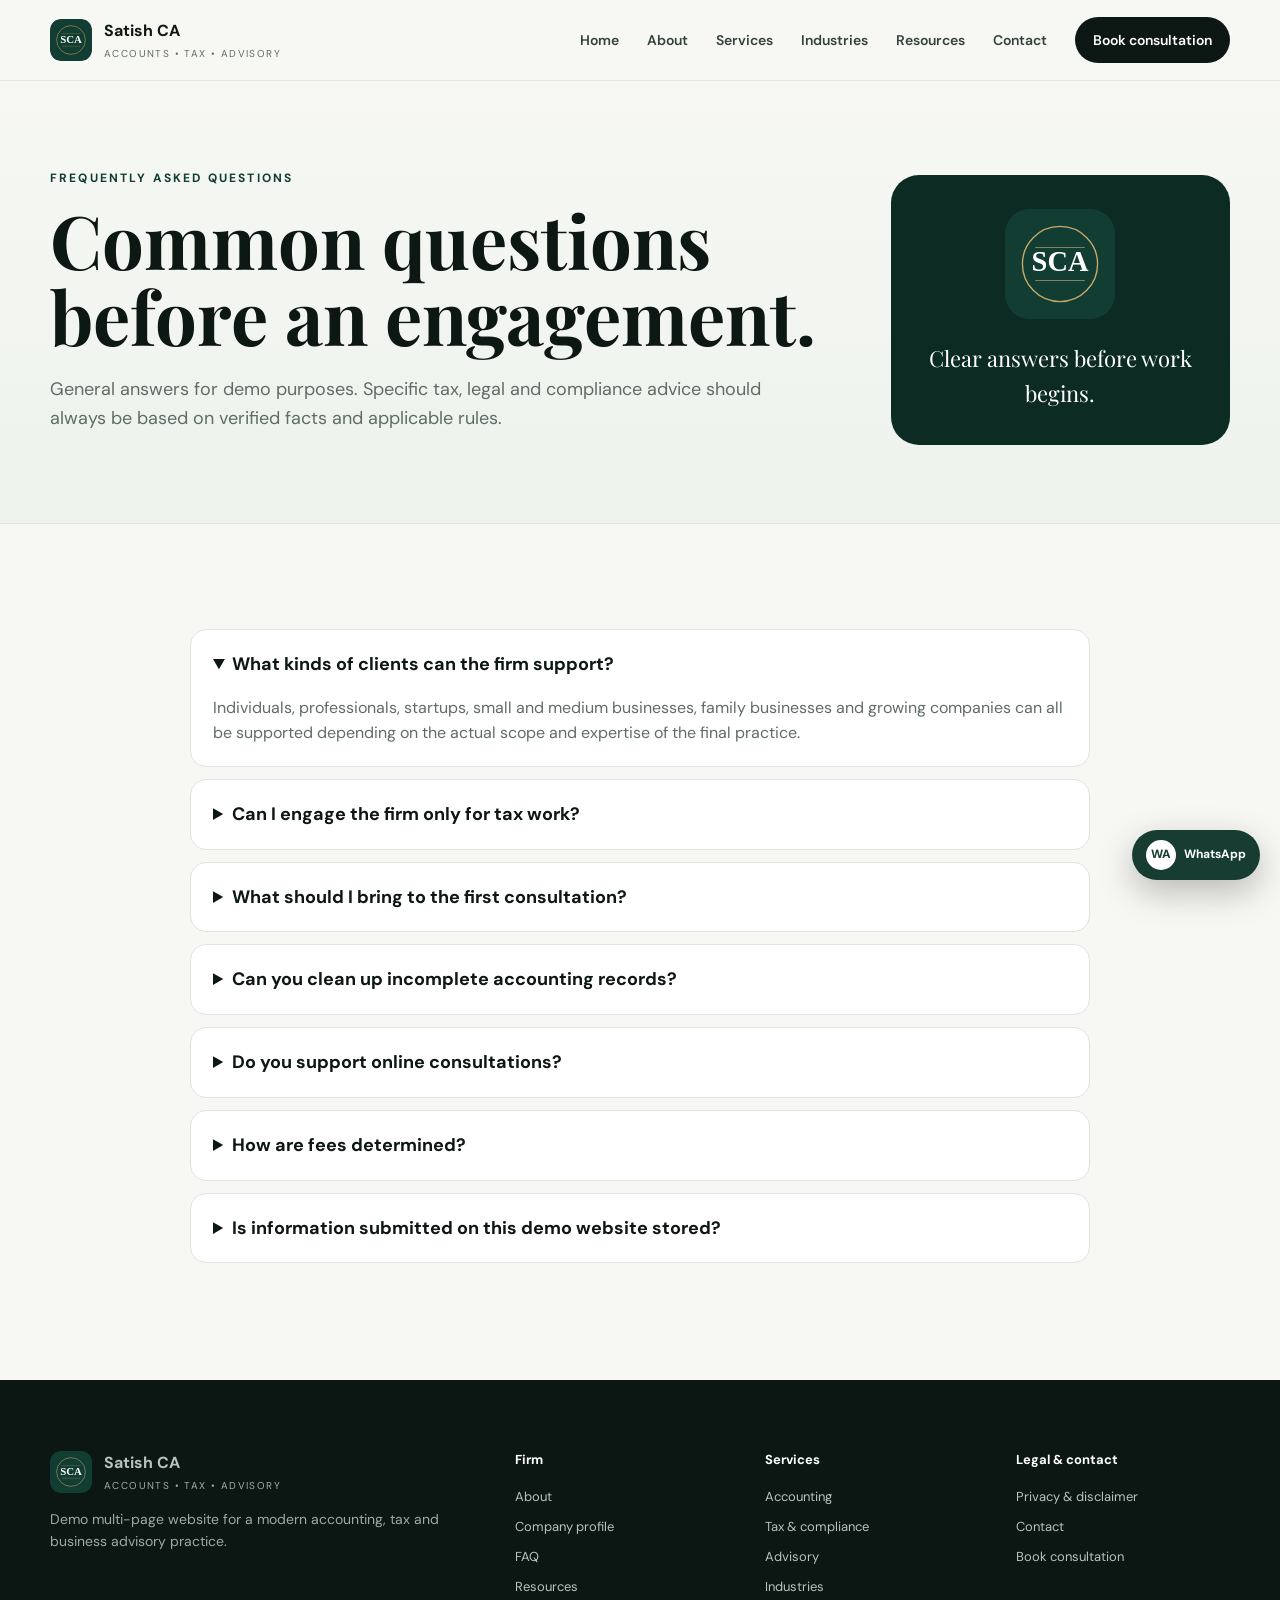
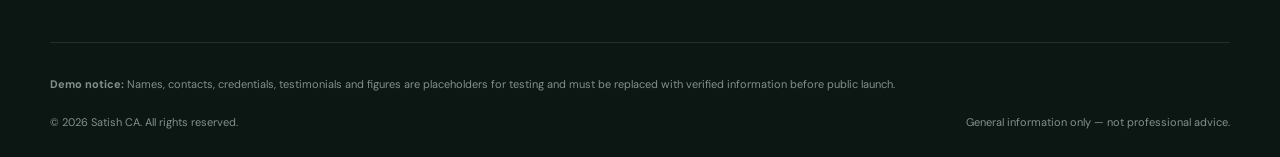
<file: faq.html>
<!doctype html><html lang="en"><head><meta charset="utf-8"><meta name="viewport" content="width=device-width,initial-scale=1"><title>FAQ | Satish CA</title><meta name="description" content="Frequently asked questions about accounting, tax, compliance and business advisory engagements."><meta name="theme-color" content="#0b1f1a"><link rel="icon" type="image/svg+xml" href="assets/favicon.svg"><link rel="preconnect" href="https://fonts.googleapis.com"><link rel="preconnect" href="https://fonts.gstatic.com" crossorigin><link href="https://fonts.googleapis.com/css2?family=DM+Sans:wght@400;500;600;700&family=Playfair+Display:wght@600;700&display=swap" rel="stylesheet"><link rel="stylesheet" href="styles.css"></head><body><a class="skip-link" href="#main">Skip to content</a><header class="site-header"><div class="container nav-wrap"><a class="brand" href="index.html"><img class="brand-logo" src="assets/logo.svg" alt=""><span><strong>Satish CA</strong><small>Accounts • Tax • Advisory</small></span></a><button class="menu-toggle" aria-expanded="false" aria-controls="site-nav" aria-label="Open menu"><span></span><span></span><span></span></button><nav id="site-nav" class="site-nav"><a href="index.html">Home</a><a href="about.html">About</a><a href="services.html">Services</a><a href="industries.html">Industries</a><a href="resources.html">Resources</a><a href="contact.html">Contact</a><a class="nav-cta" href="booking.html">Book consultation</a></nav></div></header><main id="main"><section class="page-hero"><div class="container page-hero-grid"><div><p class="eyebrow">Frequently asked questions</p><h1>Common questions before an engagement.</h1><p>General answers for demo purposes. Specific tax, legal and compliance advice should always be based on verified facts and applicable rules.</p></div><div class="page-hero-mark"><img src="assets/logo.svg" alt=""><span>Clear answers before work begins.</span></div></div></section><section class="section"><div class="container faq-wide"><details open><summary>What kinds of clients can the firm support?</summary><p>Individuals, professionals, startups, small and medium businesses, family businesses and growing companies can all be supported depending on the actual scope and expertise of the final practice.</p></details><details><summary>Can I engage the firm only for tax work?</summary><p>Yes. Services can be project-based, recurring or limited to one area such as tax, bookkeeping, compliance or advisory.</p></details><details><summary>What should I bring to the first consultation?</summary><p>Bring your main question, relevant registrations, prior returns, financial statements, accounting records, notices, deadlines and any documents connected to the issue.</p></details><details><summary>Can you clean up incomplete accounting records?</summary><p>A cleanup engagement can be scoped after reviewing the records, missing periods, bank reconciliations and supporting documents.</p></details><details><summary>Do you support online consultations?</summary><p>The demo site supports office, phone and online meeting preferences. Replace this with the real practice policy later.</p></details><details><summary>How are fees determined?</summary><p>Fees normally depend on scope, complexity, transaction volume, urgency and whether work is recurring or project-based. Final pricing should be agreed before work begins.</p></details><details><summary>Is information submitted on this demo website stored?</summary><p>No backend is connected in this demo. Forms prepare messages locally in the browser and WhatsApp requests open externally.</p></details></div></section></main><a class="floating-whatsapp" href="https://wa.me/9779800000000?text=Hello%20Satish%20CA%2C%20I%20would%20like%20to%20discuss%20a%20consultation." target="_blank" rel="noopener"><span>WA</span><strong>WhatsApp</strong></a><footer class="site-footer"><div class="container footer-grid"><div><a class="brand footer-brand" href="index.html"><img class="brand-logo" src="assets/logo.svg" alt=""><span><strong>Satish CA</strong><small>Accounts • Tax • Advisory</small></span></a><p>Demo multi-page website for a modern accounting, tax and business advisory practice.</p></div><div><strong>Firm</strong><a href="about.html">About</a><a href="company-profile.html">Company profile</a><a href="faq.html">FAQ</a><a href="resources.html">Resources</a></div><div><strong>Services</strong><a href="services.html">Accounting</a><a href="services.html">Tax & compliance</a><a href="services.html">Advisory</a><a href="industries.html">Industries</a></div><div><strong>Legal & contact</strong><a href="privacy.html">Privacy & disclaimer</a><a href="contact.html">Contact</a><a href="booking.html">Book consultation</a></div></div><div class="container legal"><p><strong>Demo notice:</strong> Names, contacts, credentials, testimonials and figures are placeholders for testing and must be replaced with verified information before public launch.</p><div class="legal-bottom"><span>© <span id="year"></span> Satish CA. All rights reserved.</span><span>General information only — not professional advice.</span></div></div></footer><script src="script.js"></script></body></html>
</file>
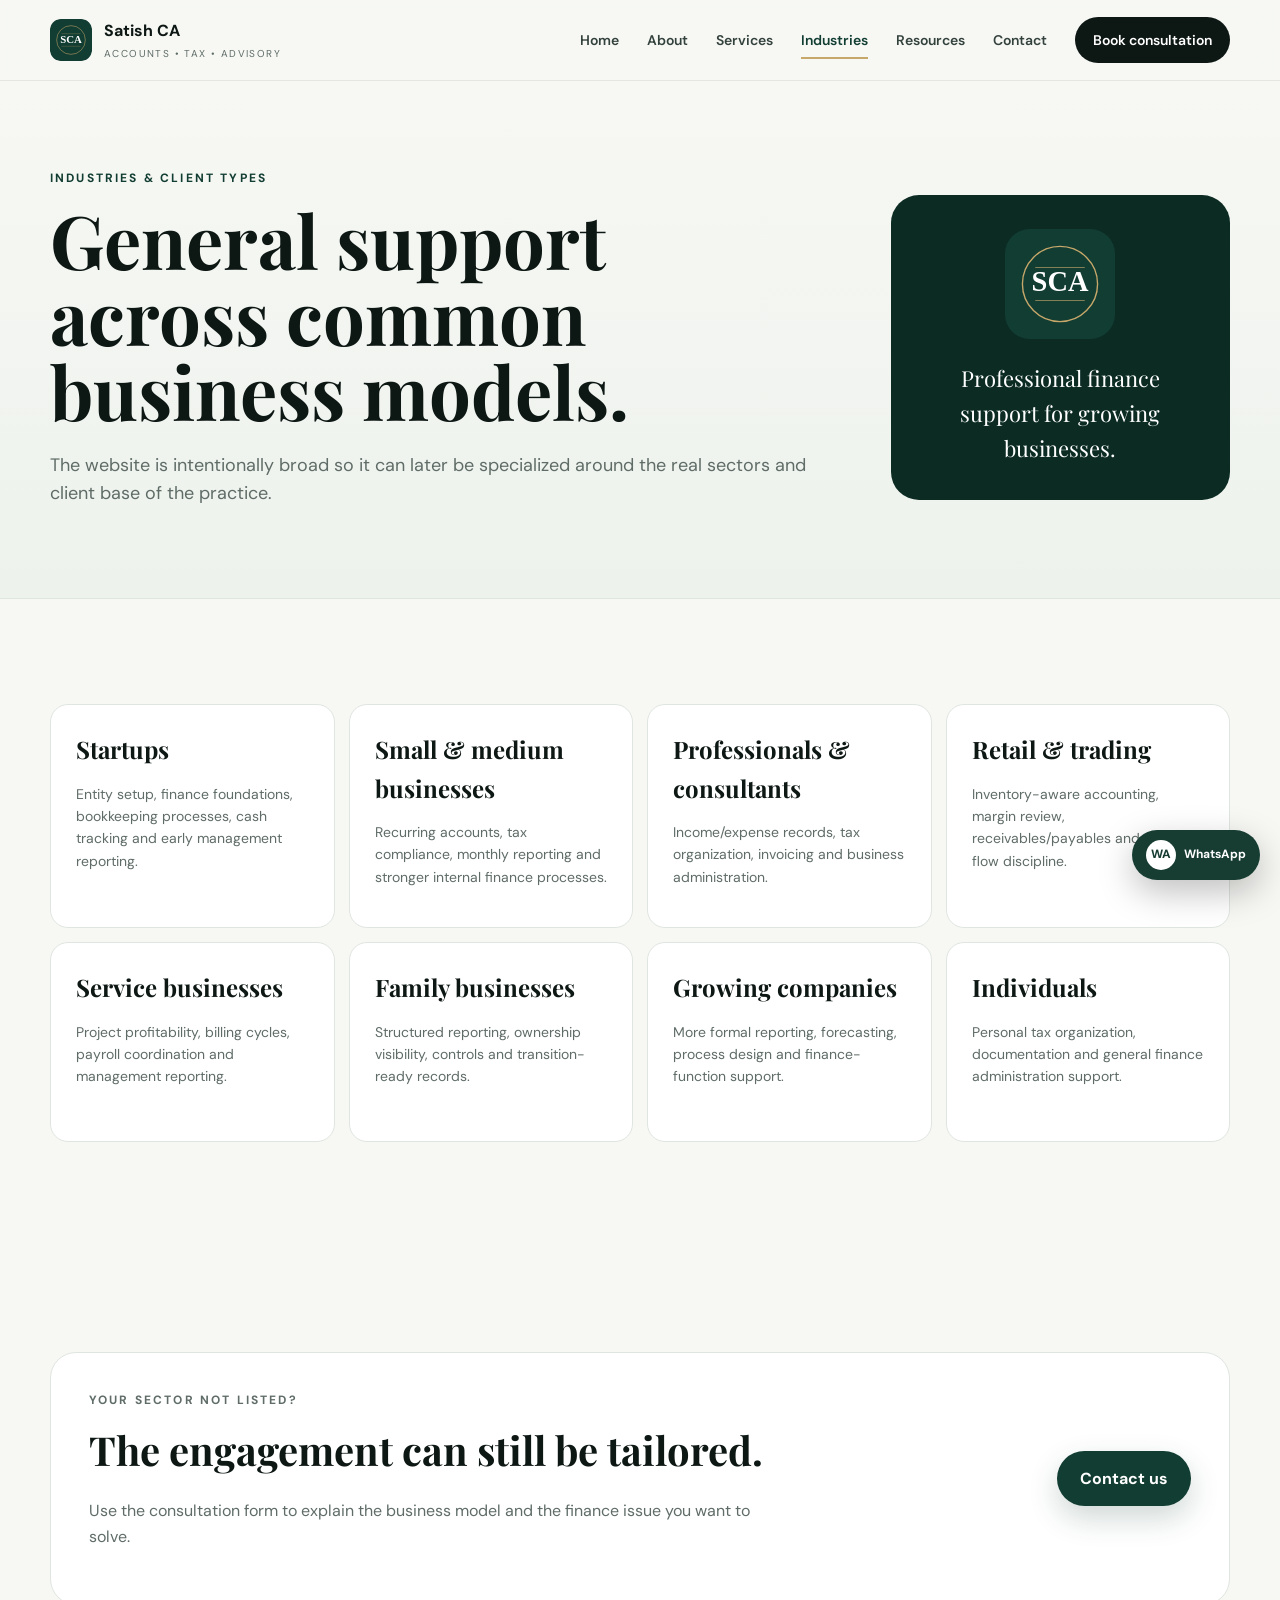
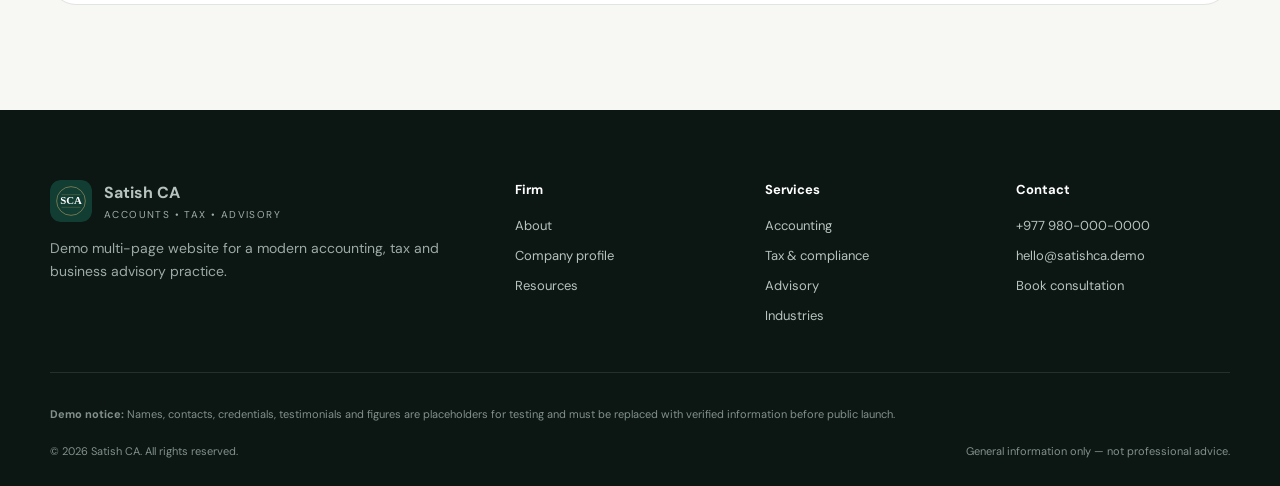
<file: industries.html>
<!doctype html>
<html lang="en"><head>
<meta charset="utf-8"><meta name="viewport" content="width=device-width,initial-scale=1">
<title>Industries | Satish CA</title><meta name="description" content="Finance and accounting support for startups, SMEs, professionals, trade and service businesses.">
<meta name="theme-color" content="#0b1f1a">
<link rel="icon" type="image/svg+xml" href="assets/favicon.svg">
<link rel="preconnect" href="https://fonts.googleapis.com"><link rel="preconnect" href="https://fonts.gstatic.com" crossorigin>
<link href="https://fonts.googleapis.com/css2?family=DM+Sans:wght@400;500;600;700&family=Playfair+Display:wght@600;700&display=swap" rel="stylesheet">
<link rel="stylesheet" href="styles.css"></head><body><a class="skip-link" href="#main">Skip to content</a>
<header class="site-header"><div class="container nav-wrap">
<a class="brand" href="index.html"><img class="brand-logo" src="assets/logo.svg" alt=""><span><strong>Satish CA</strong><small>Accounts • Tax • Advisory</small></span></a>
<button class="menu-toggle" aria-expanded="false" aria-controls="site-nav" aria-label="Open menu"><span></span><span></span><span></span></button>
<nav id="site-nav" class="site-nav" aria-label="Primary navigation">
<a  href="index.html">Home</a>
<a  href="about.html">About</a>
<a  href="services.html">Services</a>
<a class="active" href="industries.html">Industries</a>
<a  href="resources.html">Resources</a>
<a  href="contact.html">Contact</a>
<a class="nav-cta" href="booking.html">Book consultation</a>
</nav></div></header><main id="main"><section class="page-hero"><div class="container page-hero-grid"><div class="reveal"><p class="eyebrow">Industries & client types</p><h1>General support across common business models.</h1><p>The website is intentionally broad so it can later be specialized around the real sectors and client base of the practice.</p></div><div class="page-hero-mark reveal"><img src="assets/logo.svg" alt="Satish CA demo logo"><span>Professional finance support for growing businesses.</span></div></div></section>
<section class="section"><div class="container industry-grid">
<article class="industry-card reveal"><strong>Startups</strong><p>Entity setup, finance foundations, bookkeeping processes, cash tracking and early management reporting.</p></article>
<article class="industry-card reveal"><strong>Small & medium businesses</strong><p>Recurring accounts, tax compliance, monthly reporting and stronger internal finance processes.</p></article>
<article class="industry-card reveal"><strong>Professionals & consultants</strong><p>Income/expense records, tax organization, invoicing and business administration.</p></article>
<article class="industry-card reveal"><strong>Retail & trading</strong><p>Inventory-aware accounting, margin review, receivables/payables and cash-flow discipline.</p></article>
<article class="industry-card reveal"><strong>Service businesses</strong><p>Project profitability, billing cycles, payroll coordination and management reporting.</p></article>
<article class="industry-card reveal"><strong>Family businesses</strong><p>Structured reporting, ownership visibility, controls and transition-ready records.</p></article>
<article class="industry-card reveal"><strong>Growing companies</strong><p>More formal reporting, forecasting, process design and finance-function support.</p></article>
<article class="industry-card reveal"><strong>Individuals</strong><p>Personal tax organization, documentation and general finance administration support.</p></article>
</div></section><section class="section"><div class="container cta-panel reveal"><div><p class="eyebrow">Your sector not listed?</p><h2>The engagement can still be tailored.</h2><p>Use the consultation form to explain the business model and the finance issue you want to solve.</p></div><a class="btn btn-primary" href="contact.html">Contact us</a></div></section></main><a class="floating-whatsapp" href="https://wa.me/9779800000000?text=Hello%20Satish%20CA%2C%20I%20would%20like%20to%20discuss%20a%20consultation." target="_blank" rel="noopener"><span>WA</span><strong>WhatsApp</strong></a>
<footer class="site-footer"><div class="container footer-grid">
<div><a class="brand footer-brand" href="index.html"><img class="brand-logo" src="assets/logo.svg" alt=""><span><strong>Satish CA</strong><small>Accounts • Tax • Advisory</small></span></a><p>Demo multi-page website for a modern accounting, tax and business advisory practice.</p></div>
<div><strong>Firm</strong><a href="about.html">About</a><a href="company-profile.html">Company profile</a><a href="resources.html">Resources</a></div>
<div><strong>Services</strong><a href="services.html">Accounting</a><a href="services.html">Tax & compliance</a><a href="services.html">Advisory</a><a href="industries.html">Industries</a></div>
<div><strong>Contact</strong><a href="tel:+9779800000000">+977 980-000-0000</a><a href="mailto:hello@satishca.demo">hello@satishca.demo</a><a href="booking.html">Book consultation</a></div>
</div><div class="container legal"><p><strong>Demo notice:</strong> Names, contacts, credentials, testimonials and figures are placeholders for testing and must be replaced with verified information before public launch.</p><div class="legal-bottom"><span>© <span id="year"></span> Satish CA. All rights reserved.</span><span>General information only — not professional advice.</span></div></div></footer><script src="script.js"></script></body></html>
</file>
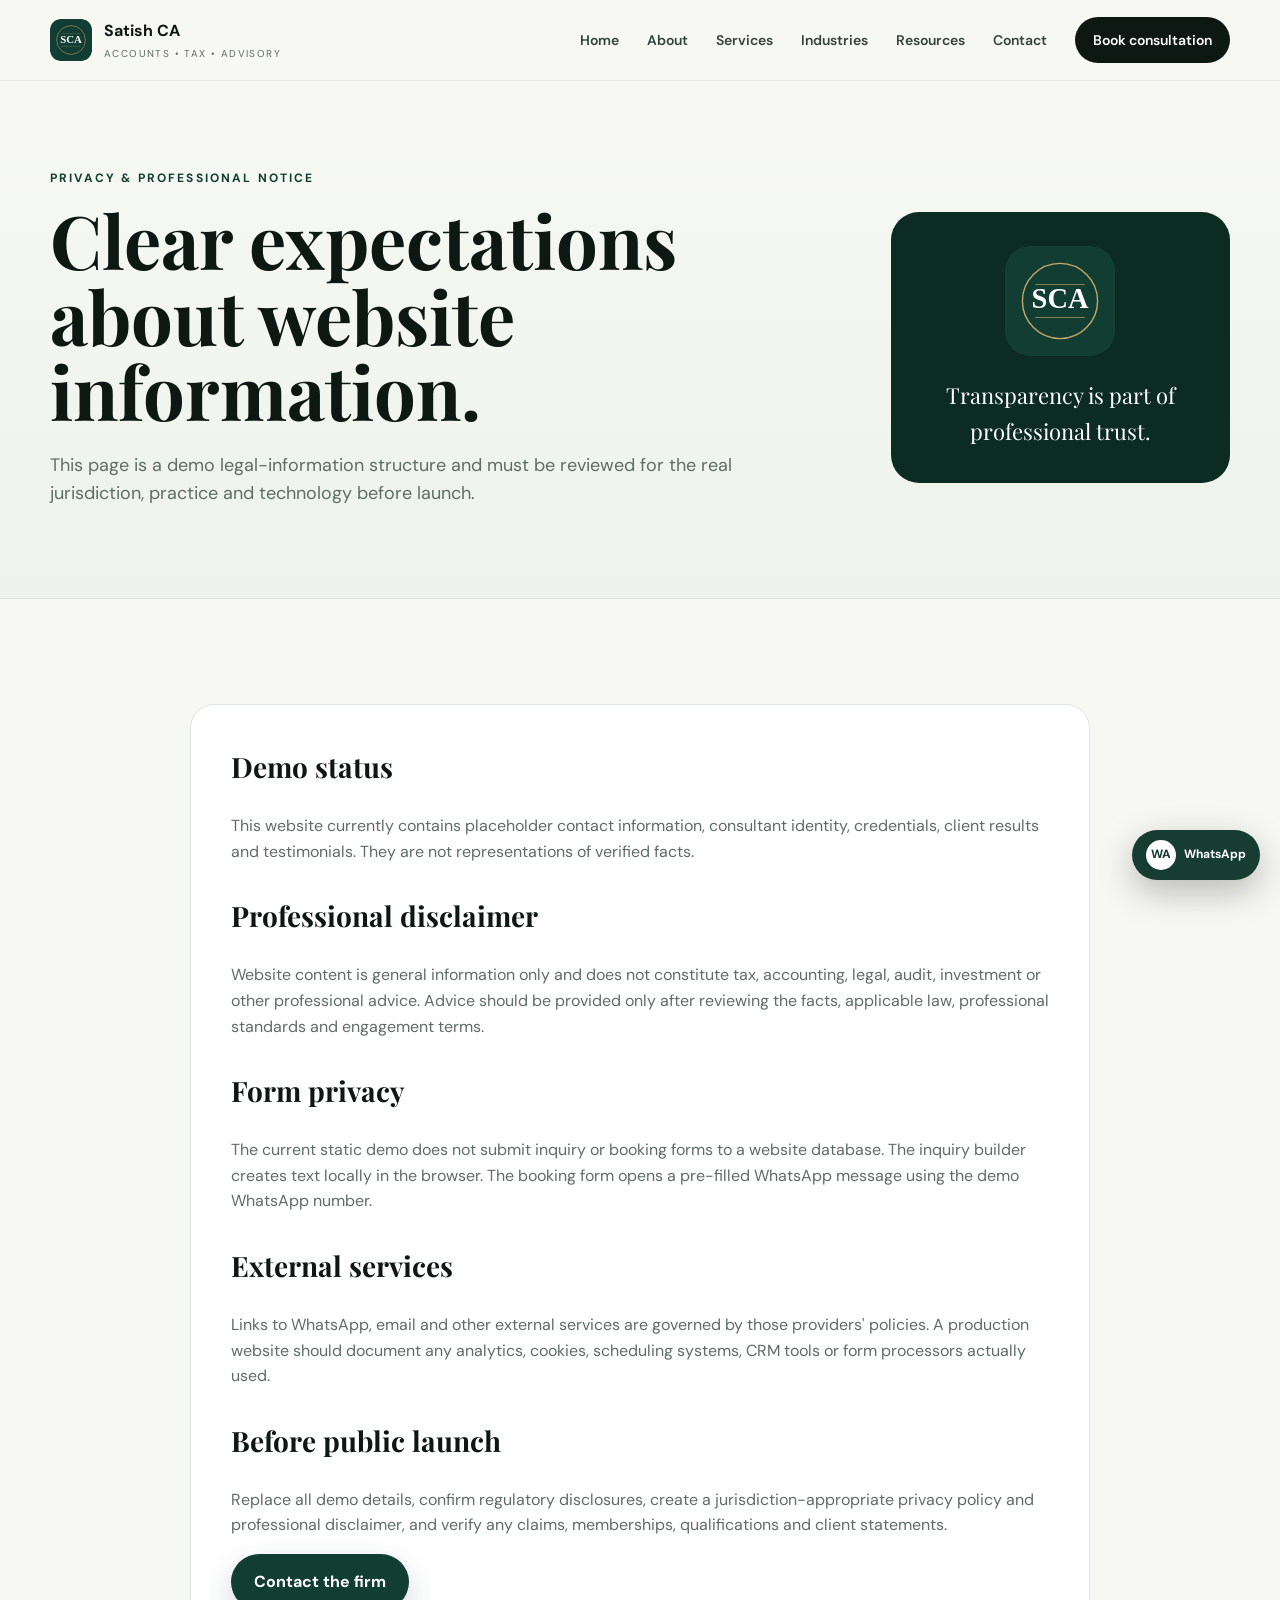
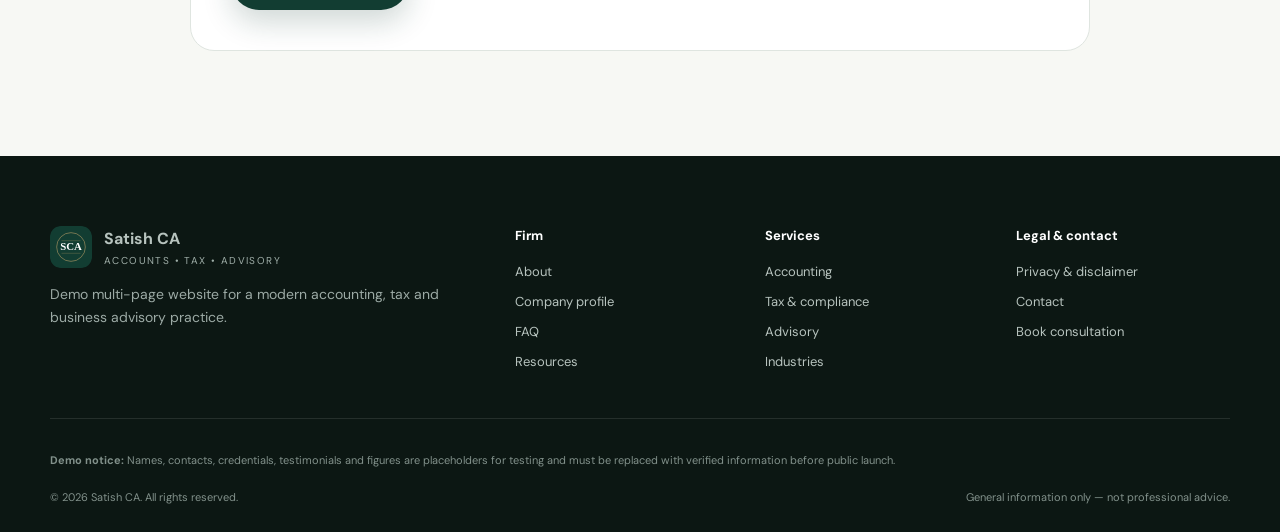
<file: privacy.html>
<!doctype html><html lang="en"><head><meta charset="utf-8"><meta name="viewport" content="width=device-width,initial-scale=1"><title>Privacy & Disclaimer | Satish CA</title><meta name="description" content="General privacy and professional disclaimer information for the Satish CA demo website."><meta name="theme-color" content="#0b1f1a"><link rel="icon" type="image/svg+xml" href="assets/favicon.svg"><link rel="preconnect" href="https://fonts.googleapis.com"><link rel="preconnect" href="https://fonts.gstatic.com" crossorigin><link href="https://fonts.googleapis.com/css2?family=DM+Sans:wght@400;500;600;700&family=Playfair+Display:wght@600;700&display=swap" rel="stylesheet"><link rel="stylesheet" href="styles.css"></head><body><a class="skip-link" href="#main">Skip to content</a><header class="site-header"><div class="container nav-wrap"><a class="brand" href="index.html"><img class="brand-logo" src="assets/logo.svg" alt=""><span><strong>Satish CA</strong><small>Accounts • Tax • Advisory</small></span></a><button class="menu-toggle" aria-expanded="false" aria-controls="site-nav" aria-label="Open menu"><span></span><span></span><span></span></button><nav id="site-nav" class="site-nav"><a href="index.html">Home</a><a href="about.html">About</a><a href="services.html">Services</a><a href="industries.html">Industries</a><a href="resources.html">Resources</a><a href="contact.html">Contact</a><a class="nav-cta" href="booking.html">Book consultation</a></nav></div></header><main id="main"><section class="page-hero"><div class="container page-hero-grid"><div><p class="eyebrow">Privacy & professional notice</p><h1>Clear expectations about website information.</h1><p>This page is a demo legal-information structure and must be reviewed for the real jurisdiction, practice and technology before launch.</p></div><div class="page-hero-mark"><img src="assets/logo.svg" alt=""><span>Transparency is part of professional trust.</span></div></div></section><section class="section"><div class="container legal-content"><h2>Demo status</h2><p>This website currently contains placeholder contact information, consultant identity, credentials, client results and testimonials. They are not representations of verified facts.</p><h2>Professional disclaimer</h2><p>Website content is general information only and does not constitute tax, accounting, legal, audit, investment or other professional advice. Advice should be provided only after reviewing the facts, applicable law, professional standards and engagement terms.</p><h2>Form privacy</h2><p>The current static demo does not submit inquiry or booking forms to a website database. The inquiry builder creates text locally in the browser. The booking form opens a pre-filled WhatsApp message using the demo WhatsApp number.</p><h2>External services</h2><p>Links to WhatsApp, email and other external services are governed by those providers' policies. A production website should document any analytics, cookies, scheduling systems, CRM tools or form processors actually used.</p><h2>Before public launch</h2><p>Replace all demo details, confirm regulatory disclosures, create a jurisdiction-appropriate privacy policy and professional disclaimer, and verify any claims, memberships, qualifications and client statements.</p><a class="btn btn-primary" href="contact.html">Contact the firm</a></div></section></main><a class="floating-whatsapp" href="https://wa.me/9779800000000?text=Hello%20Satish%20CA%2C%20I%20would%20like%20to%20discuss%20a%20consultation." target="_blank" rel="noopener"><span>WA</span><strong>WhatsApp</strong></a><footer class="site-footer"><div class="container footer-grid"><div><a class="brand footer-brand" href="index.html"><img class="brand-logo" src="assets/logo.svg" alt=""><span><strong>Satish CA</strong><small>Accounts • Tax • Advisory</small></span></a><p>Demo multi-page website for a modern accounting, tax and business advisory practice.</p></div><div><strong>Firm</strong><a href="about.html">About</a><a href="company-profile.html">Company profile</a><a href="faq.html">FAQ</a><a href="resources.html">Resources</a></div><div><strong>Services</strong><a href="services.html">Accounting</a><a href="services.html">Tax & compliance</a><a href="services.html">Advisory</a><a href="industries.html">Industries</a></div><div><strong>Legal & contact</strong><a href="privacy.html">Privacy & disclaimer</a><a href="contact.html">Contact</a><a href="booking.html">Book consultation</a></div></div><div class="container legal"><p><strong>Demo notice:</strong> Names, contacts, credentials, testimonials and figures are placeholders for testing and must be replaced with verified information before public launch.</p><div class="legal-bottom"><span>© <span id="year"></span> Satish CA. All rights reserved.</span><span>General information only — not professional advice.</span></div></div></footer><script src="script.js"></script></body></html>
</file>
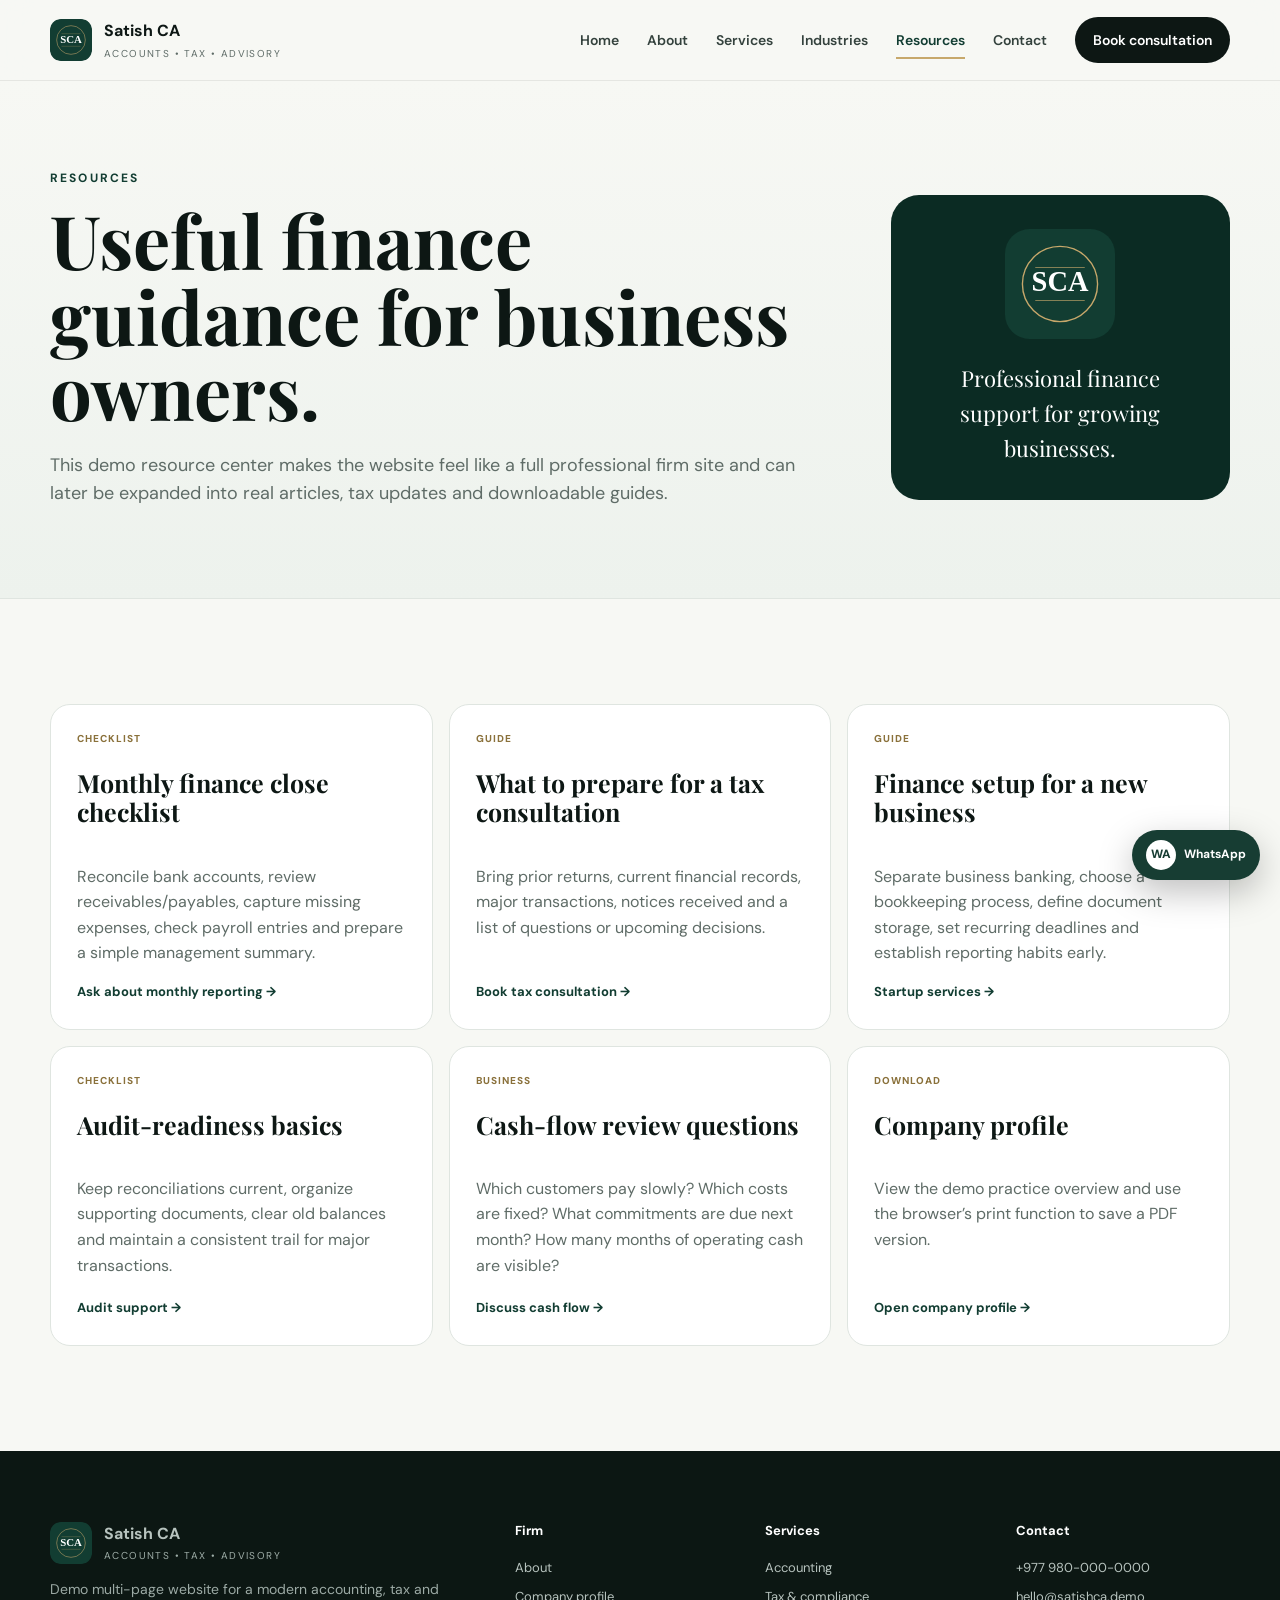
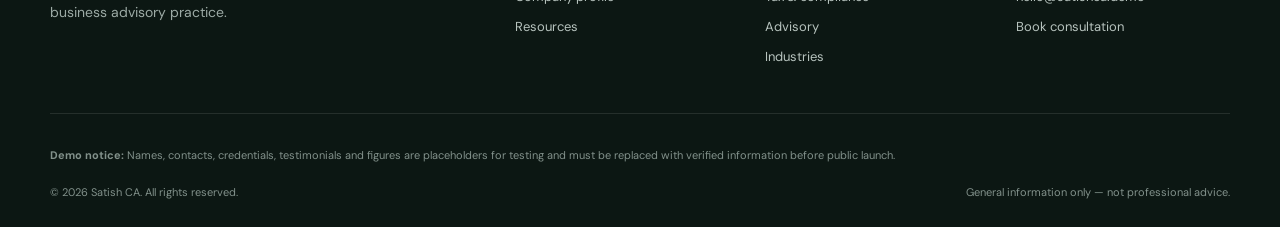
<file: resources.html>
<!doctype html>
<html lang="en"><head>
<meta charset="utf-8"><meta name="viewport" content="width=device-width,initial-scale=1">
<title>Resources | Satish CA</title><meta name="description" content="General finance checklists, business guides and client resources.">
<meta name="theme-color" content="#0b1f1a">
<link rel="icon" type="image/svg+xml" href="assets/favicon.svg">
<link rel="preconnect" href="https://fonts.googleapis.com"><link rel="preconnect" href="https://fonts.gstatic.com" crossorigin>
<link href="https://fonts.googleapis.com/css2?family=DM+Sans:wght@400;500;600;700&family=Playfair+Display:wght@600;700&display=swap" rel="stylesheet">
<link rel="stylesheet" href="styles.css"></head><body><a class="skip-link" href="#main">Skip to content</a>
<header class="site-header"><div class="container nav-wrap">
<a class="brand" href="index.html"><img class="brand-logo" src="assets/logo.svg" alt=""><span><strong>Satish CA</strong><small>Accounts • Tax • Advisory</small></span></a>
<button class="menu-toggle" aria-expanded="false" aria-controls="site-nav" aria-label="Open menu"><span></span><span></span><span></span></button>
<nav id="site-nav" class="site-nav" aria-label="Primary navigation">
<a  href="index.html">Home</a>
<a  href="about.html">About</a>
<a  href="services.html">Services</a>
<a  href="industries.html">Industries</a>
<a class="active" href="resources.html">Resources</a>
<a  href="contact.html">Contact</a>
<a class="nav-cta" href="booking.html">Book consultation</a>
</nav></div></header><main id="main"><section class="page-hero"><div class="container page-hero-grid"><div class="reveal"><p class="eyebrow">Resources</p><h1>Useful finance guidance for business owners.</h1><p>This demo resource center makes the website feel like a full professional firm site and can later be expanded into real articles, tax updates and downloadable guides.</p></div><div class="page-hero-mark reveal"><img src="assets/logo.svg" alt="Satish CA demo logo"><span>Professional finance support for growing businesses.</span></div></div></section>
<section class="section"><div class="container resource-grid">
<article class="resource-card reveal"><span>Checklist</span><h2>Monthly finance close checklist</h2><p>Reconcile bank accounts, review receivables/payables, capture missing expenses, check payroll entries and prepare a simple management summary.</p><a href="contact.html">Ask about monthly reporting →</a></article>
<article class="resource-card reveal"><span>Guide</span><h2>What to prepare for a tax consultation</h2><p>Bring prior returns, current financial records, major transactions, notices received and a list of questions or upcoming decisions.</p><a href="booking.html">Book tax consultation →</a></article>
<article class="resource-card reveal"><span>Guide</span><h2>Finance setup for a new business</h2><p>Separate business banking, choose a bookkeeping process, define document storage, set recurring deadlines and establish reporting habits early.</p><a href="services.html">Startup services →</a></article>
<article class="resource-card reveal"><span>Checklist</span><h2>Audit-readiness basics</h2><p>Keep reconciliations current, organize supporting documents, clear old balances and maintain a consistent trail for major transactions.</p><a href="services.html">Audit support →</a></article>
<article class="resource-card reveal"><span>Business</span><h2>Cash-flow review questions</h2><p>Which customers pay slowly? Which costs are fixed? What commitments are due next month? How many months of operating cash are visible?</p><a href="booking.html">Discuss cash flow →</a></article>
<article class="resource-card reveal"><span>Download</span><h2>Company profile</h2><p>View the demo practice overview and use the browser’s print function to save a PDF version.</p><a href="company-profile.html">Open company profile →</a></article>
</div></section></main><a class="floating-whatsapp" href="https://wa.me/9779800000000?text=Hello%20Satish%20CA%2C%20I%20would%20like%20to%20discuss%20a%20consultation." target="_blank" rel="noopener"><span>WA</span><strong>WhatsApp</strong></a>
<footer class="site-footer"><div class="container footer-grid">
<div><a class="brand footer-brand" href="index.html"><img class="brand-logo" src="assets/logo.svg" alt=""><span><strong>Satish CA</strong><small>Accounts • Tax • Advisory</small></span></a><p>Demo multi-page website for a modern accounting, tax and business advisory practice.</p></div>
<div><strong>Firm</strong><a href="about.html">About</a><a href="company-profile.html">Company profile</a><a href="resources.html">Resources</a></div>
<div><strong>Services</strong><a href="services.html">Accounting</a><a href="services.html">Tax & compliance</a><a href="services.html">Advisory</a><a href="industries.html">Industries</a></div>
<div><strong>Contact</strong><a href="tel:+9779800000000">+977 980-000-0000</a><a href="mailto:hello@satishca.demo">hello@satishca.demo</a><a href="booking.html">Book consultation</a></div>
</div><div class="container legal"><p><strong>Demo notice:</strong> Names, contacts, credentials, testimonials and figures are placeholders for testing and must be replaced with verified information before public launch.</p><div class="legal-bottom"><span>© <span id="year"></span> Satish CA. All rights reserved.</span><span>General information only — not professional advice.</span></div></div></footer><script src="script.js"></script></body></html>
</file>
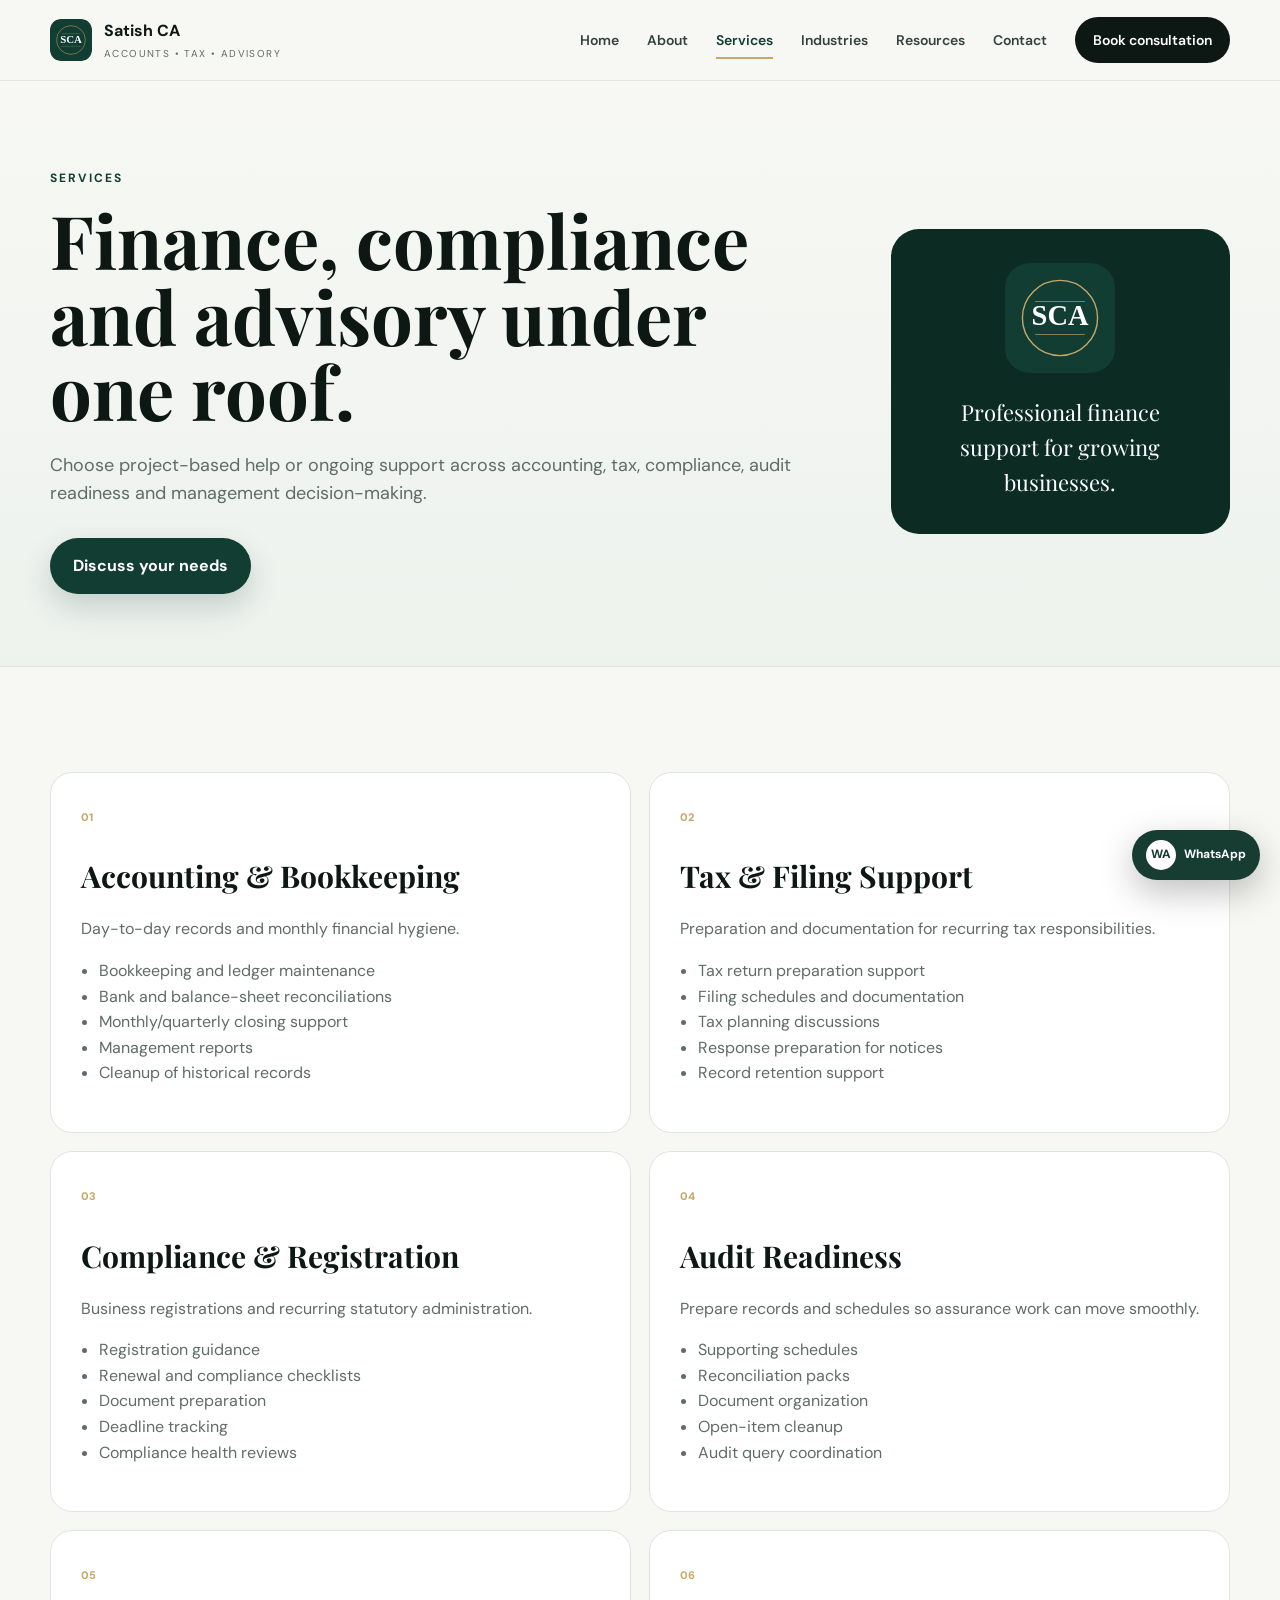
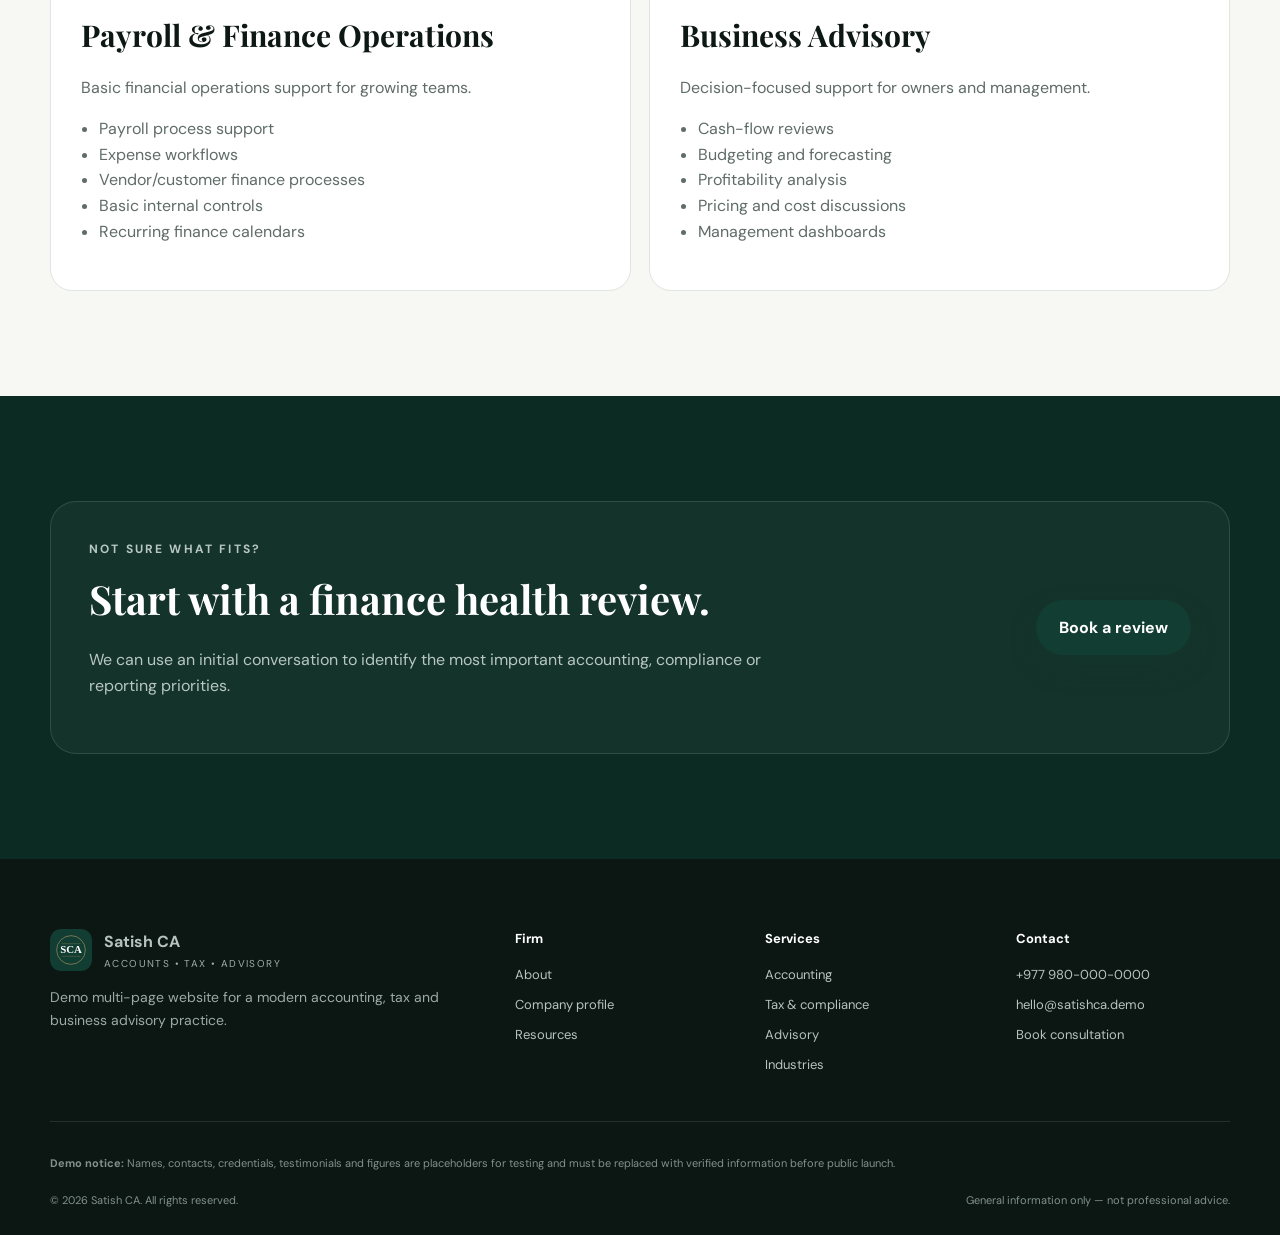
<file: services.html>
<!doctype html>
<html lang="en"><head>
<meta charset="utf-8"><meta name="viewport" content="width=device-width,initial-scale=1">
<title>Services | Satish CA</title><meta name="description" content="Accounting, tax, compliance, audit support, payroll and business advisory services.">
<meta name="theme-color" content="#0b1f1a">
<link rel="icon" type="image/svg+xml" href="assets/favicon.svg">
<link rel="preconnect" href="https://fonts.googleapis.com"><link rel="preconnect" href="https://fonts.gstatic.com" crossorigin>
<link href="https://fonts.googleapis.com/css2?family=DM+Sans:wght@400;500;600;700&family=Playfair+Display:wght@600;700&display=swap" rel="stylesheet">
<link rel="stylesheet" href="styles.css"></head><body><a class="skip-link" href="#main">Skip to content</a>
<header class="site-header"><div class="container nav-wrap">
<a class="brand" href="index.html"><img class="brand-logo" src="assets/logo.svg" alt=""><span><strong>Satish CA</strong><small>Accounts • Tax • Advisory</small></span></a>
<button class="menu-toggle" aria-expanded="false" aria-controls="site-nav" aria-label="Open menu"><span></span><span></span><span></span></button>
<nav id="site-nav" class="site-nav" aria-label="Primary navigation">
<a  href="index.html">Home</a>
<a  href="about.html">About</a>
<a class="active" href="services.html">Services</a>
<a  href="industries.html">Industries</a>
<a  href="resources.html">Resources</a>
<a  href="contact.html">Contact</a>
<a class="nav-cta" href="booking.html">Book consultation</a>
</nav></div></header><main id="main"><section class="page-hero"><div class="container page-hero-grid"><div class="reveal"><p class="eyebrow">Services</p><h1>Finance, compliance and advisory under one roof.</h1><p>Choose project-based help or ongoing support across accounting, tax, compliance, audit readiness and management decision-making.</p><div class="hero-actions"><a class="btn btn-primary" href="booking.html">Discuss your needs</a></div></div><div class="page-hero-mark reveal"><img src="assets/logo.svg" alt="Satish CA demo logo"><span>Professional finance support for growing businesses.</span></div></div></section>
<section class="section"><div class="container service-detail-grid">
<article class="detail-card reveal"><span>01</span><h2>Accounting & Bookkeeping</h2><p>Day-to-day records and monthly financial hygiene.</p><ul><li>Bookkeeping and ledger maintenance</li><li>Bank and balance-sheet reconciliations</li><li>Monthly/quarterly closing support</li><li>Management reports</li><li>Cleanup of historical records</li></ul></article>
<article class="detail-card reveal"><span>02</span><h2>Tax & Filing Support</h2><p>Preparation and documentation for recurring tax responsibilities.</p><ul><li>Tax return preparation support</li><li>Filing schedules and documentation</li><li>Tax planning discussions</li><li>Response preparation for notices</li><li>Record retention support</li></ul></article>
<article class="detail-card reveal"><span>03</span><h2>Compliance & Registration</h2><p>Business registrations and recurring statutory administration.</p><ul><li>Registration guidance</li><li>Renewal and compliance checklists</li><li>Document preparation</li><li>Deadline tracking</li><li>Compliance health reviews</li></ul></article>
<article class="detail-card reveal"><span>04</span><h2>Audit Readiness</h2><p>Prepare records and schedules so assurance work can move smoothly.</p><ul><li>Supporting schedules</li><li>Reconciliation packs</li><li>Document organization</li><li>Open-item cleanup</li><li>Audit query coordination</li></ul></article>
<article class="detail-card reveal"><span>05</span><h2>Payroll & Finance Operations</h2><p>Basic financial operations support for growing teams.</p><ul><li>Payroll process support</li><li>Expense workflows</li><li>Vendor/customer finance processes</li><li>Basic internal controls</li><li>Recurring finance calendars</li></ul></article>
<article class="detail-card reveal"><span>06</span><h2>Business Advisory</h2><p>Decision-focused support for owners and management.</p><ul><li>Cash-flow reviews</li><li>Budgeting and forecasting</li><li>Profitability analysis</li><li>Pricing and cost discussions</li><li>Management dashboards</li></ul></article>
</div></section><section class="section section-dark"><div class="container cta-panel dark-panel reveal"><div><p class="eyebrow">Not sure what fits?</p><h2>Start with a finance health review.</h2><p>We can use an initial conversation to identify the most important accounting, compliance or reporting priorities.</p></div><a class="btn btn-primary" href="booking.html">Book a review</a></div></section></main><a class="floating-whatsapp" href="https://wa.me/9779800000000?text=Hello%20Satish%20CA%2C%20I%20would%20like%20to%20discuss%20a%20consultation." target="_blank" rel="noopener"><span>WA</span><strong>WhatsApp</strong></a>
<footer class="site-footer"><div class="container footer-grid">
<div><a class="brand footer-brand" href="index.html"><img class="brand-logo" src="assets/logo.svg" alt=""><span><strong>Satish CA</strong><small>Accounts • Tax • Advisory</small></span></a><p>Demo multi-page website for a modern accounting, tax and business advisory practice.</p></div>
<div><strong>Firm</strong><a href="about.html">About</a><a href="company-profile.html">Company profile</a><a href="resources.html">Resources</a></div>
<div><strong>Services</strong><a href="services.html">Accounting</a><a href="services.html">Tax & compliance</a><a href="services.html">Advisory</a><a href="industries.html">Industries</a></div>
<div><strong>Contact</strong><a href="tel:+9779800000000">+977 980-000-0000</a><a href="mailto:hello@satishca.demo">hello@satishca.demo</a><a href="booking.html">Book consultation</a></div>
</div><div class="container legal"><p><strong>Demo notice:</strong> Names, contacts, credentials, testimonials and figures are placeholders for testing and must be replaced with verified information before public launch.</p><div class="legal-bottom"><span>© <span id="year"></span> Satish CA. All rights reserved.</span><span>General information only — not professional advice.</span></div></div></footer><script src="script.js"></script></body></html>
</file>
<file: styles.css>
:root{
  --ink:#0d1714;--muted:#5f6c67;--paper:#f7f8f4;--white:#fff;--forest:#123d32;--forest-2:#0b2b23;
  --gold:#c7a86b;--line:#dfe5e0;--soft:#edf2ed;--radius:24px;--shadow:0 24px 70px rgba(13,23,20,.12);
}
*{box-sizing:border-box}
html{scroll-behavior:smooth}
body{margin:0;font-family:"DM Sans",system-ui,sans-serif;color:var(--ink);background:var(--paper);line-height:1.6}
a{color:inherit;text-decoration:none}
button,input,select,textarea{font:inherit}
img{max-width:100%}
.container{width:min(1180px,calc(100% - 40px));margin:auto}
.skip-link{position:absolute;left:-999px;top:10px;background:#fff;padding:10px;z-index:999}
.skip-link:focus{left:10px}
.site-header{position:sticky;top:0;z-index:100;background:rgba(247,248,244,.9);backdrop-filter:blur(16px);border-bottom:1px solid rgba(13,23,20,.08)}
.nav-wrap{height:80px;display:flex;align-items:center;justify-content:space-between}
.brand{display:flex;align-items:center;gap:12px}
.brand-mark{width:42px;height:42px;border-radius:50%;display:grid;place-items:center;background:var(--forest);color:#fff;font-family:"Playfair Display",serif;font-size:22px}
.brand strong,.brand small{display:block}.brand strong{font-size:16px}.brand small{font-size:10px;letter-spacing:.14em;text-transform:uppercase;color:var(--muted);margin-top:2px}
.site-nav{display:flex;gap:28px;align-items:center;font-size:14px;font-weight:600}
.site-nav>a:not(.nav-cta){color:#34423d}
.nav-cta{padding:12px 18px;background:var(--ink);color:#fff;border-radius:999px}
.menu-toggle{display:none;background:none;border:0;padding:8px}.menu-toggle span{display:block;width:24px;height:2px;background:var(--ink);margin:5px}
.hero{position:relative;overflow:hidden;padding:96px 0 88px;background:linear-gradient(180deg,#f7f8f4 0,#eef3ee 100%)}
.hero-grid{display:grid;grid-template-columns:1.2fr .8fr;gap:64px;align-items:center;position:relative;z-index:1}
.hero-copy h1,.section-head h2,.about-panel h2,.faq-grid h2,.contact-copy h2{font-family:"Playfair Display",serif;line-height:1.04;margin:14px 0 22px;letter-spacing:-.035em}
.hero-copy h1{font-size:clamp(48px,6vw,78px);max-width:800px}
.hero-copy h1 em{color:var(--forest);font-style:normal}
.eyebrow{font-size:12px;letter-spacing:.18em;text-transform:uppercase;font-weight:700;color:var(--forest);margin:0}
.hero-lead{font-size:19px;max-width:660px;color:var(--muted)}
.hero-actions{display:flex;gap:14px;margin-top:30px;flex-wrap:wrap}
.btn{display:inline-flex;align-items:center;justify-content:center;border-radius:999px;padding:14px 22px;font-weight:700;border:1px solid transparent;cursor:pointer;transition:.2s}
.btn:hover{transform:translateY(-2px)}
.btn-primary{background:var(--forest);color:#fff;box-shadow:0 12px 30px rgba(18,61,50,.2)}
.btn-ghost{background:transparent;border-color:#cfd8d1}
.trust-row{display:flex;gap:22px;flex-wrap:wrap;margin-top:34px;color:#4b5b55;font-size:13px;font-weight:600}
.hero-card{background:#0e2d25;color:#fff;border-radius:30px;padding:26px;box-shadow:var(--shadow);transform:rotate(1deg)}
.hero-card-top{display:flex;justify-content:space-between;color:#c9d5d0;font-size:12px;text-transform:uppercase;letter-spacing:.12em}
.status i{width:7px;height:7px;background:#8cd2a6;border-radius:50%;display:inline-block;margin-right:6px}
.metric{padding:38px 0 28px}.metric small{display:block;color:#b4c2bc}.metric strong{font-family:"Playfair Display",serif;font-size:38px;line-height:1.05}
.mini-grid{display:grid;grid-template-columns:1fr 1fr;gap:10px}
.mini-grid>div{padding:16px;background:rgba(255,255,255,.07);border:1px solid rgba(255,255,255,.08);border-radius:16px}
.mini-grid strong,.mini-grid small{display:block}.mini-grid small{color:#b7c5bf;font-size:12px}.mini-icon{font-size:11px;color:var(--gold)}
.card-note{margin-top:18px;padding-top:18px;border-top:1px solid rgba(255,255,255,.12);color:#c5d0cc;font-size:13px}
.hero-glow{position:absolute;border-radius:50%;filter:blur(10px);opacity:.4}.hero-glow-one{width:420px;height:420px;background:#cfe2d7;right:-180px;top:-120px}.hero-glow-two{width:300px;height:300px;background:#eadfc6;left:-170px;bottom:-120px}
.proof-strip{background:#fff;border-top:1px solid var(--line);border-bottom:1px solid var(--line)}
.proof-grid{display:grid;grid-template-columns:repeat(4,1fr)}
.proof-grid>div{padding:24px;border-right:1px solid var(--line);display:flex;gap:12px;align-items:center}.proof-grid>div:last-child{border-right:0}
.proof-grid strong{color:var(--forest)}.proof-grid span{font-size:14px;color:#4a5752}
.section{padding:105px 0}
.section-head{display:grid;grid-template-columns:1fr .7fr;gap:60px;align-items:end;margin-bottom:48px}
.section-head h2,.about-panel h2,.faq-grid h2,.contact-copy h2{font-size:clamp(38px,4.5vw,58px)}
.section-head>p{color:var(--muted);max-width:520px}
.service-grid{display:grid;grid-template-columns:repeat(3,1fr);gap:16px}
.service-card{background:#fff;border:1px solid var(--line);border-radius:20px;padding:28px;min-height:310px;display:flex;flex-direction:column;transition:.25s}
.service-card:hover{transform:translateY(-6px);box-shadow:0 18px 50px rgba(13,23,20,.08);border-color:#c8d6cc}
.service-card>span{font-size:12px;color:var(--gold);font-weight:700}.service-card h3{font-size:23px;line-height:1.2;margin:42px 0 12px}.service-card p{color:var(--muted);font-size:14px}.service-card a{margin-top:auto;color:var(--forest);font-weight:700;font-size:13px}
.section-dark{background:var(--forest-2);color:#fff}.section-head.light .eyebrow{color:#d6be8a}.section-head.light>p{color:#b8c7c1}
.process-grid{display:grid;grid-template-columns:repeat(4,1fr);gap:12px}
.process-card{padding:26px;border:1px solid rgba(255,255,255,.12);border-radius:18px;background:rgba(255,255,255,.035)}
.process-card b{font-size:12px;color:#d6be8a}.process-card h3{font-size:22px;margin:44px 0 10px}.process-card p{color:#b9c6c1;font-size:14px}
.about-grid{display:grid;grid-template-columns:1fr 1fr;gap:80px;align-items:start}
.about-panel p:not(.eyebrow){color:var(--muted)}
.quote{margin-top:34px;padding:24px;border-left:3px solid var(--gold);background:#fff;font-family:"Playfair Display",serif;font-size:21px}
.about-list>div{display:grid;grid-template-columns:45px 1fr;gap:18px;padding:24px 0;border-bottom:1px solid var(--line)}
.about-list>div>span{color:var(--gold);font-size:12px;font-weight:700}.about-list h3{margin:0 0 5px}.about-list p{margin:0;color:var(--muted);font-size:14px}
.industries{background:#fff}
.pill-grid{display:flex;flex-wrap:wrap;gap:12px}.pill-grid span{padding:14px 18px;border-radius:999px;background:var(--soft);border:1px solid #dce7df;font-weight:600;color:#32443d}
.faq-grid{display:grid;grid-template-columns:.7fr 1.3fr;gap:80px}.faq-grid>div:first-child>p:last-child{color:var(--muted)}
.accordion details{border-bottom:1px solid var(--line);padding:20px 0}.accordion summary{cursor:pointer;font-weight:700;font-size:18px;list-style:none}.accordion summary::-webkit-details-marker{display:none}.accordion p{color:var(--muted);max-width:760px}
.contact-section{background:#e9efe9;padding:100px 0}
.contact-grid{display:grid;grid-template-columns:.8fr 1.2fr;gap:70px}
.contact-copy>p:not(.eyebrow){color:var(--muted)}
.contact-points{display:flex;flex-direction:column;gap:8px;margin-top:28px;font-size:14px;font-weight:600}
.contact-form{background:#fff;border-radius:24px;padding:28px;box-shadow:var(--shadow)}
.field-row{display:grid;grid-template-columns:1fr 1fr;gap:14px}
.contact-form label{display:block;font-size:12px;font-weight:700;margin-bottom:14px}
.contact-form input,.contact-form select,.contact-form textarea{width:100%;margin-top:7px;border:1px solid #d7e0da;background:#fbfcfa;border-radius:12px;padding:13px;outline:none}
.contact-form input:focus,.contact-form select:focus,.contact-form textarea:focus{border-color:var(--forest);box-shadow:0 0 0 3px rgba(18,61,50,.08)}
.btn-wide{width:100%;border:0}
.form-note{font-size:11px;color:#78847f;text-align:center}
.form-result{margin-top:16px;padding-top:16px;border-top:1px solid var(--line)}.form-result textarea{margin:10px 0}
.site-footer{background:#0c1713;color:#dfe7e2;padding:70px 0 25px}
.footer-grid{display:grid;grid-template-columns:1.4fr repeat(3,.7fr);gap:36px}
.footer-brand .brand-mark{background:#fff;color:var(--forest)}.footer-brand small{color:#9faea8}
.footer-grid>div:first-child p{max-width:420px;color:#9caaa5;font-size:14px}
.footer-grid>div:not(:first-child){display:flex;flex-direction:column;gap:9px;font-size:13px}.footer-grid>div:not(:first-child)>strong{color:#fff;margin-bottom:7px}.footer-grid a{color:#b7c3be}
.legal{border-top:1px solid rgba(255,255,255,.1);margin-top:45px;padding-top:22px;color:#82918b;font-size:11px}.legal p{max-width:1000px}.legal-bottom{display:flex;justify-content:space-between;gap:20px;margin-top:20px}
.reveal{opacity:0;transform:translateY(18px);transition:opacity .7s ease,transform .7s ease}.reveal.visible{opacity:1;transform:none}
@media (max-width:900px){
  .menu-toggle{display:block}.site-nav{display:none;position:absolute;top:79px;left:20px;right:20px;padding:18px;background:#fff;border:1px solid var(--line);border-radius:18px;box-shadow:var(--shadow);flex-direction:column;align-items:stretch}.site-nav.open{display:flex}
  .hero{padding:70px 0}.hero-grid,.section-head,.about-grid,.faq-grid,.contact-grid{grid-template-columns:1fr;gap:38px}.hero-card{max-width:600px;transform:none}
  .service-grid{grid-template-columns:1fr 1fr}.process-grid{grid-template-columns:1fr 1fr}.footer-grid{grid-template-columns:1fr 1fr}
}
@media (max-width:620px){
  .container{width:min(100% - 28px,1180px)}.nav-wrap{height:70px}.site-nav{top:69px}
  .hero-copy h1{font-size:44px}.section{padding:78px 0}.service-grid,.process-grid,.proof-grid,.field-row,.footer-grid{grid-template-columns:1fr}
  .proof-grid>div{border-right:0;border-bottom:1px solid var(--line)}.proof-grid>div:last-child{border-bottom:0}
  .service-card{min-height:auto}.mini-grid{grid-template-columns:1fr 1fr}.contact-form{padding:20px}.legal-bottom{flex-direction:column}
}
.demo-badge{display:inline-flex;margin-bottom:18px;padding:7px 11px;border:1px solid #d7c697;background:#fff8e8;color:#765f2a;border-radius:999px;font-size:10px;font-weight:800;letter-spacing:.08em}
.hero-contact-mini{display:grid;grid-template-columns:repeat(3,1fr);gap:10px;margin-top:26px;max-width:670px}
.hero-contact-mini a{padding:13px 14px;background:rgba(255,255,255,.72);border:1px solid var(--line);border-radius:14px}
.hero-contact-mini strong,.hero-contact-mini span{display:block}.hero-contact-mini strong{font-size:12px;color:var(--forest)}.hero-contact-mini span{font-size:12px;color:var(--muted);margin-top:2px}
.profile-section{padding-top:72px;padding-bottom:20px}
.profile-card{display:grid;grid-template-columns:auto 1fr .85fr;gap:28px;align-items:center;background:#fff;border:1px solid var(--line);padding:30px;border-radius:26px;box-shadow:0 16px 50px rgba(13,23,20,.06)}
.profile-monogram{width:92px;height:92px;border-radius:24px;display:grid;place-items:center;background:var(--forest);color:#fff;font-family:"Playfair Display",serif;font-size:30px}
.profile-main h2{font-family:"Playfair Display",serif;font-size:34px;margin:6px 0 2px}.profile-main h2 span{font-family:"DM Sans",sans-serif;font-size:12px;background:#e8f0eb;color:var(--forest);padding:5px 8px;border-radius:999px;vertical-align:middle}.profile-main>p:not(.eyebrow){margin:0 0 12px;color:var(--muted)}
.profile-tags{display:flex;gap:7px;flex-wrap:wrap}.profile-tags span{font-size:11px;padding:6px 9px;background:var(--soft);border-radius:999px}
.profile-meta{display:grid;grid-template-columns:1fr 1fr;gap:13px;padding-left:28px;border-left:1px solid var(--line)}.profile-meta small,.profile-meta strong{display:block}.profile-meta small{color:var(--muted);font-size:10px}.profile-meta strong{font-size:13px}.profile-meta em{grid-column:1/-1;color:#9a7b3c;font-size:10px;font-style:normal}
.direct-contact{display:grid;gap:9px;margin-top:28px}.direct-contact>a,.direct-contact>div{display:flex;align-items:center;gap:12px;padding:12px 14px;background:rgba(255,255,255,.65);border:1px solid #dbe4dd;border-radius:13px}.direct-contact>a>span,.direct-contact>div>span{width:30px;height:30px;display:grid;place-items:center;border-radius:50%;background:var(--forest);color:#fff;font-size:12px}.direct-contact small,.direct-contact strong{display:block}.direct-contact small{font-size:9px;text-transform:uppercase;letter-spacing:.1em;color:var(--muted)}.direct-contact strong{font-size:13px}
.demo-note{font-size:10px!important;color:#8b7445!important;margin-top:12px}
.form-shortcuts{display:grid;grid-template-columns:1fr 1fr;gap:8px;margin-top:10px}.form-shortcuts a{text-align:center;padding:10px;border:1px solid var(--line);border-radius:12px;font-size:12px;font-weight:700;color:var(--forest)}
@media(max-width:900px){.profile-card{grid-template-columns:auto 1fr}.profile-meta{grid-column:1/-1;border-left:0;border-top:1px solid var(--line);padding:20px 0 0}}
@media(max-width:620px){.hero-contact-mini{grid-template-columns:1fr}.profile-card{grid-template-columns:1fr}.profile-monogram{width:72px;height:72px}.profile-meta{grid-template-columns:1fr}.form-shortcuts{grid-template-columns:1fr}}

.btn-text{padding:14px 4px;color:var(--forest);font-size:13px}
.profile-showcase{background:#f0f4f0}
.consultant-grid{display:grid;grid-template-columns:.72fr 1.45fr .55fr;gap:28px;align-items:stretch}
.consultant-photo{position:relative;min-height:480px}.consultant-photo img{width:100%;height:100%;object-fit:cover;border-radius:28px;box-shadow:var(--shadow)}
.photo-label{position:absolute;left:18px;bottom:18px;background:rgba(255,255,255,.9);padding:7px 10px;border-radius:999px;font-size:10px;font-weight:800}
.consultant-content{padding:25px 10px}.consultant-content h2{font-family:"Playfair Display",serif;font-size:clamp(42px,5vw,64px);line-height:1;margin:12px 0}.consultant-content h2 sup{font-family:"DM Sans";font-size:12px;background:var(--forest);color:#fff;border-radius:999px;padding:6px 9px;vertical-align:top}.consultant-role{font-weight:700;color:var(--forest);font-size:18px}.consultant-content>p{color:var(--muted);max-width:680px}
.credential-grid{display:grid;grid-template-columns:1fr 1fr;gap:12px;margin:28px 0}.credential-grid>div{background:#fff;border:1px solid var(--line);border-radius:15px;padding:14px}.credential-grid small,.credential-grid strong{display:block}.credential-grid small{font-size:10px;color:var(--muted);text-transform:uppercase;letter-spacing:.08em}.credential-grid strong{font-size:13px;margin-top:3px}
.profile-actions{display:flex;gap:10px;flex-wrap:wrap}.demo-inline{font-size:10px!important;color:#8a713b!important}
.consultant-logo{background:var(--forest-2);color:#fff;border-radius:28px;padding:28px;display:flex;flex-direction:column;align-items:center;justify-content:center;text-align:center}.consultant-logo img{width:120px;margin-bottom:20px}.consultant-logo strong{font-family:"Playfair Display";font-size:26px}.consultant-logo span{font-size:11px;color:#cad5d0;margin-top:4px}.consultant-logo small{margin-top:24px;color:#d6be8a}
.results-section{background:#fff}.stats-grid{display:grid;grid-template-columns:repeat(4,1fr);gap:12px;margin-bottom:20px}.stats-grid article{padding:28px;border-radius:20px;background:var(--forest);color:#fff}.stats-grid strong{display:block;font-family:"Playfair Display";font-size:42px}.stats-grid span{display:block;color:#c8d5cf;font-size:12px;margin-top:5px}
.testimonial-grid{display:grid;grid-template-columns:repeat(3,1fr);gap:14px}.testimonial-card{margin:0;border:1px solid var(--line);border-radius:20px;padding:26px;background:var(--paper)}.testimonial-card p{font-family:"Playfair Display";font-size:20px;line-height:1.45;margin:30px 0}.testimonial-card footer strong,.testimonial-card footer small{display:block}.testimonial-card footer small{color:var(--muted)}.sample-tag{font-size:9px;letter-spacing:.1em;font-weight:800;color:#8a713b;background:#fff2cf;padding:6px 8px;border-radius:999px}
.booking-section{background:#102f27;color:#fff}.booking-grid{display:grid;grid-template-columns:.85fr 1.15fr;gap:70px;align-items:start}.booking-copy h2{font-family:"Playfair Display";font-size:clamp(40px,5vw,58px);line-height:1.05}.booking-copy>p{color:#bccbc5}.booking-copy .eyebrow{color:#d6be8a}.booking-benefits{display:grid;gap:10px;margin:26px 0}.booking-benefits span:before{content:"✓";color:#d6be8a;margin-right:9px}
.profile-download-card{display:grid;grid-template-columns:auto 1fr auto;gap:12px;align-items:center;background:rgba(255,255,255,.07);border:1px solid rgba(255,255,255,.12);padding:15px;border-radius:16px;margin-top:28px}.profile-download-card img{width:42px}.profile-download-card strong,.profile-download-card small{display:block}.profile-download-card small{color:#aebdb7}.profile-download-card a{font-size:12px;font-weight:700;color:#e1c88f}
.booking-form{background:#fff;color:var(--ink);padding:28px;border-radius:24px}.booking-form label{display:block;font-size:12px;font-weight:700;margin-bottom:14px}.booking-form input,.booking-form select,.booking-form textarea{width:100%;margin-top:7px;border:1px solid #d7e0da;background:#fbfcfa;border-radius:12px;padding:13px;outline:none}
.result-actions{display:flex;gap:10px;flex-wrap:wrap}
.floating-whatsapp{position:fixed;right:20px;bottom:20px;z-index:90;display:flex;align-items:center;gap:8px;background:#173d33;color:#fff;border-radius:999px;padding:10px 14px;box-shadow:0 12px 35px rgba(0,0,0,.25);font-size:12px}.floating-whatsapp span{display:grid;place-items:center;width:30px;height:30px;border-radius:50%;background:#fff;color:#173d33;font-weight:800}.floating-whatsapp strong{font-size:12px}
@media(max-width:1000px){.consultant-grid{grid-template-columns:.8fr 1.2fr}.consultant-logo{grid-column:1/-1;flex-direction:row;gap:16px}.consultant-logo img{width:60px;margin:0}.consultant-logo small{margin:0}.stats-grid{grid-template-columns:1fr 1fr}.testimonial-grid{grid-template-columns:1fr}.booking-grid{grid-template-columns:1fr}}
@media(max-width:620px){.consultant-grid,.credential-grid,.stats-grid{grid-template-columns:1fr}.consultant-photo{min-height:auto}.consultant-photo img{height:auto}.consultant-logo{flex-direction:column}.profile-download-card{grid-template-columns:auto 1fr}.profile-download-card a{grid-column:1/-1}.floating-whatsapp strong{display:none}}

.brand-logo{width:42px;height:42px;border-radius:11px}
.site-nav a.active{color:var(--forest);position:relative}.site-nav a.active:after{content:"";position:absolute;left:0;right:0;bottom:-8px;height:2px;background:var(--gold)}
.page-hero{padding:88px 0 72px;background:linear-gradient(180deg,#f7f8f4,#edf2ed);border-bottom:1px solid var(--line)}
.page-hero-grid{display:grid;grid-template-columns:1.25fr .55fr;gap:70px;align-items:center}.page-hero h1{font-family:"Playfair Display";font-size:clamp(48px,6vw,74px);line-height:1.02;margin:14px 0 22px}.page-hero p:not(.eyebrow){color:var(--muted);font-size:18px;max-width:760px}
.page-hero-mark{background:var(--forest-2);border-radius:28px;padding:34px;color:#fff;display:flex;flex-direction:column;align-items:center;text-align:center}.page-hero-mark img{width:110px;margin-bottom:22px}.page-hero-mark span{font-family:"Playfair Display";font-size:22px}
.audience-grid{display:grid;grid-template-columns:repeat(4,1fr);gap:12px}.audience-grid a{padding:26px;border:1px solid rgba(255,255,255,.12);border-radius:18px;background:rgba(255,255,255,.04)}.audience-grid strong,.audience-grid span{display:block}.audience-grid strong{font-size:21px}.audience-grid span{margin-top:12px;color:#b8c7c1;font-size:13px}
.cta-panel{display:flex;justify-content:space-between;gap:40px;align-items:center;background:#fff;border:1px solid var(--line);border-radius:26px;padding:38px}.cta-panel h2{font-family:"Playfair Display";font-size:40px;margin:8px 0}.cta-panel p{color:var(--muted);max-width:700px}.cta-panel>div:last-child{display:flex;gap:10px;flex-wrap:wrap}.dark-panel{background:rgba(255,255,255,.04);border-color:rgba(255,255,255,.12)}.dark-panel p{color:#b8c7c1}
.light-card{background:#fff!important;color:var(--ink)!important;border-color:var(--line)!important}.light-card p{color:var(--muted)!important}
.service-detail-grid{display:grid;grid-template-columns:1fr 1fr;gap:18px}.detail-card{background:#fff;border:1px solid var(--line);border-radius:22px;padding:30px}.detail-card>span{font-size:11px;color:var(--gold);font-weight:800}.detail-card h2{font-family:"Playfair Display";font-size:30px;margin:24px 0 8px}.detail-card p,.detail-card li{color:var(--muted)}.detail-card ul{padding-left:18px}
.industry-grid{display:grid;grid-template-columns:repeat(4,1fr);gap:14px}.industry-card{background:#fff;border:1px solid var(--line);border-radius:18px;padding:25px;min-height:200px}.industry-card strong{font-family:"Playfair Display";font-size:24px}.industry-card p{color:var(--muted);font-size:14px}
.resource-grid{display:grid;grid-template-columns:repeat(3,1fr);gap:16px}.resource-card{background:#fff;border:1px solid var(--line);border-radius:20px;padding:26px;display:flex;flex-direction:column;min-height:300px}.resource-card>span{font-size:10px;letter-spacing:.1em;text-transform:uppercase;color:#8a713b;font-weight:800}.resource-card h2{font-family:"Playfair Display";font-size:25px;line-height:1.18}.resource-card p{color:var(--muted)}.resource-card a{margin-top:auto;color:var(--forest);font-weight:700;font-size:13px}
.booking-page{background:#102f27}.booking-page .booking-copy .eyebrow{color:#d6be8a}
@media(max-width:1000px){.page-hero-grid,.audience-grid,.industry-grid{grid-template-columns:1fr 1fr}.resource-grid{grid-template-columns:1fr 1fr}}
@media(max-width:760px){.page-hero-grid,.service-detail-grid,.resource-grid,.industry-grid,.audience-grid{grid-template-columns:1fr}.page-hero{padding:64px 0}.page-hero-mark{display:none}.cta-panel{flex-direction:column;align-items:flex-start}.site-nav a.active:after{display:none}}

.faq-wide{max-width:900px}.faq-wide details{background:#fff;border:1px solid var(--line);border-radius:16px;padding:20px 22px;margin-bottom:12px}.faq-wide summary{cursor:pointer;font-size:18px;font-weight:700}.faq-wide p{color:var(--muted);margin-bottom:0}
.legal-content{max-width:900px;background:#fff;border:1px solid var(--line);border-radius:24px;padding:40px}.legal-content h2{font-family:"Playfair Display";font-size:28px;margin-top:30px}.legal-content h2:first-child{margin-top:0}.legal-content p{color:var(--muted)}
</file>
